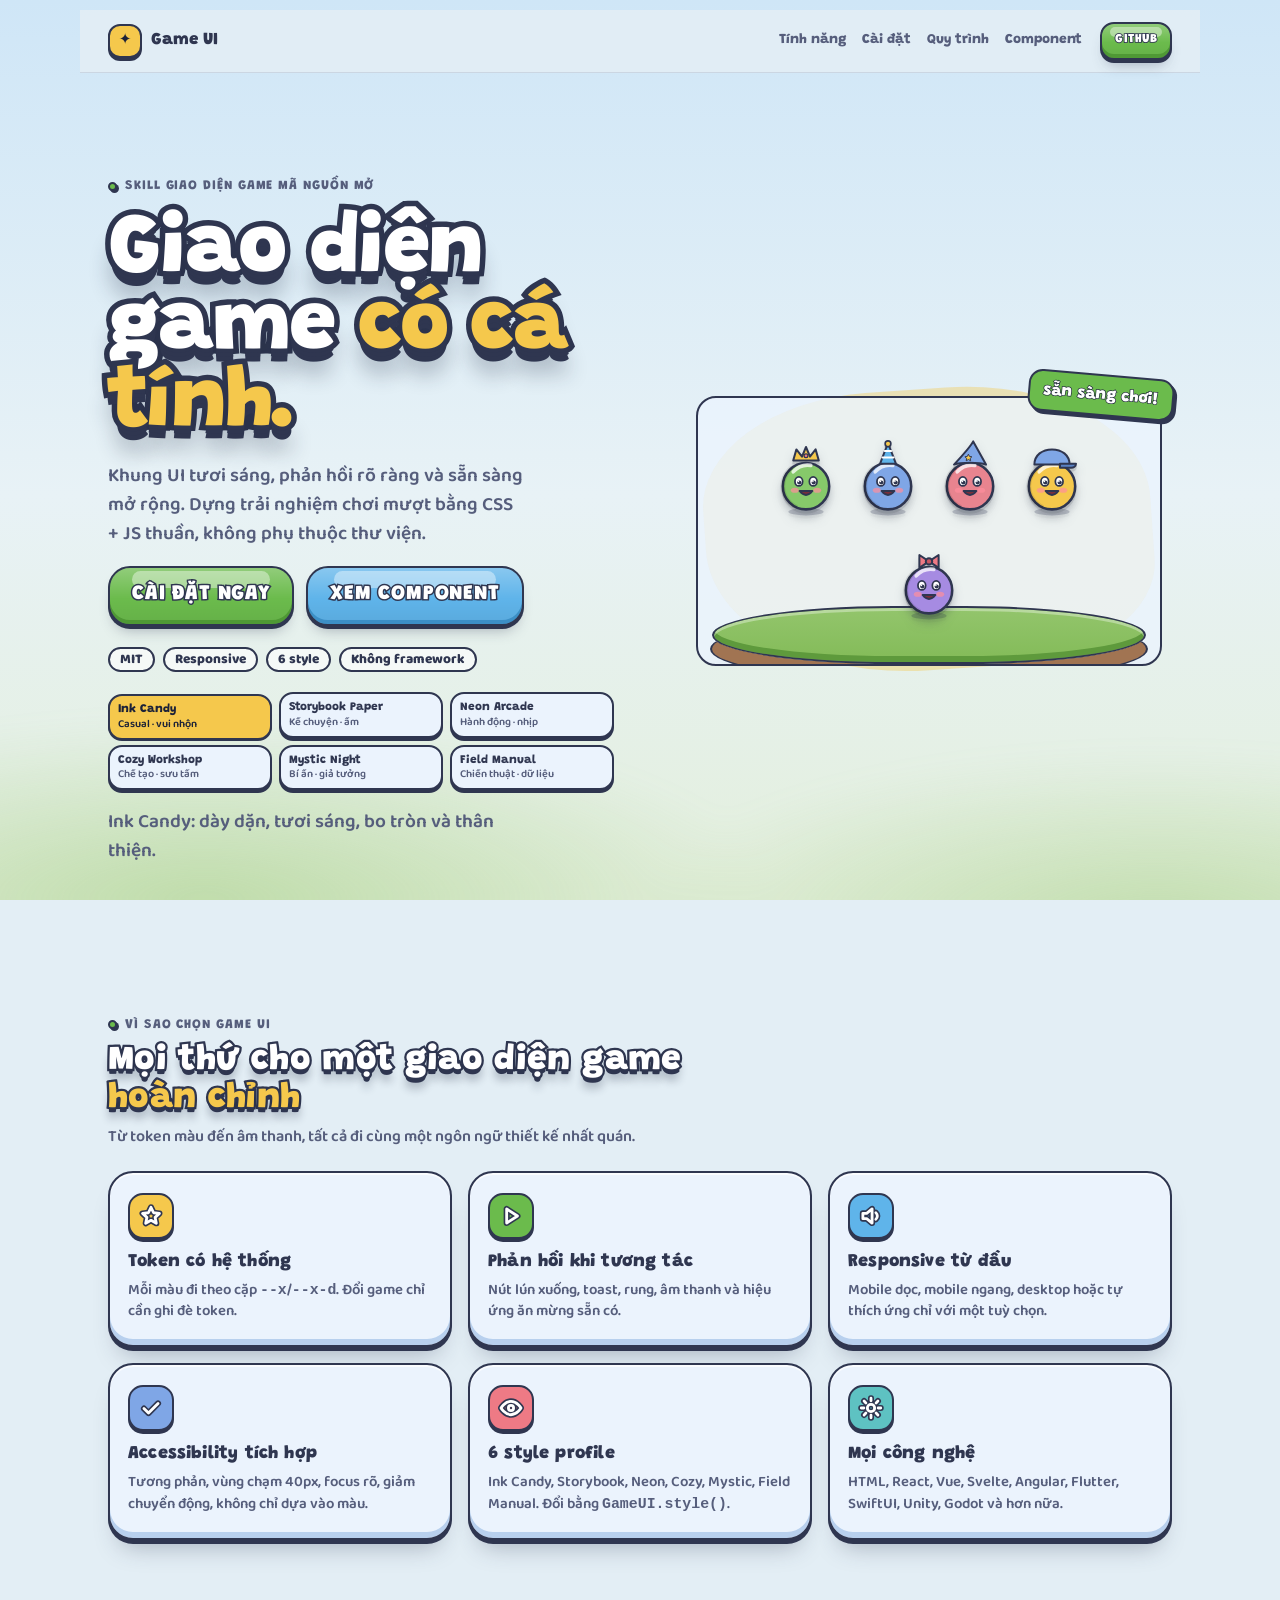
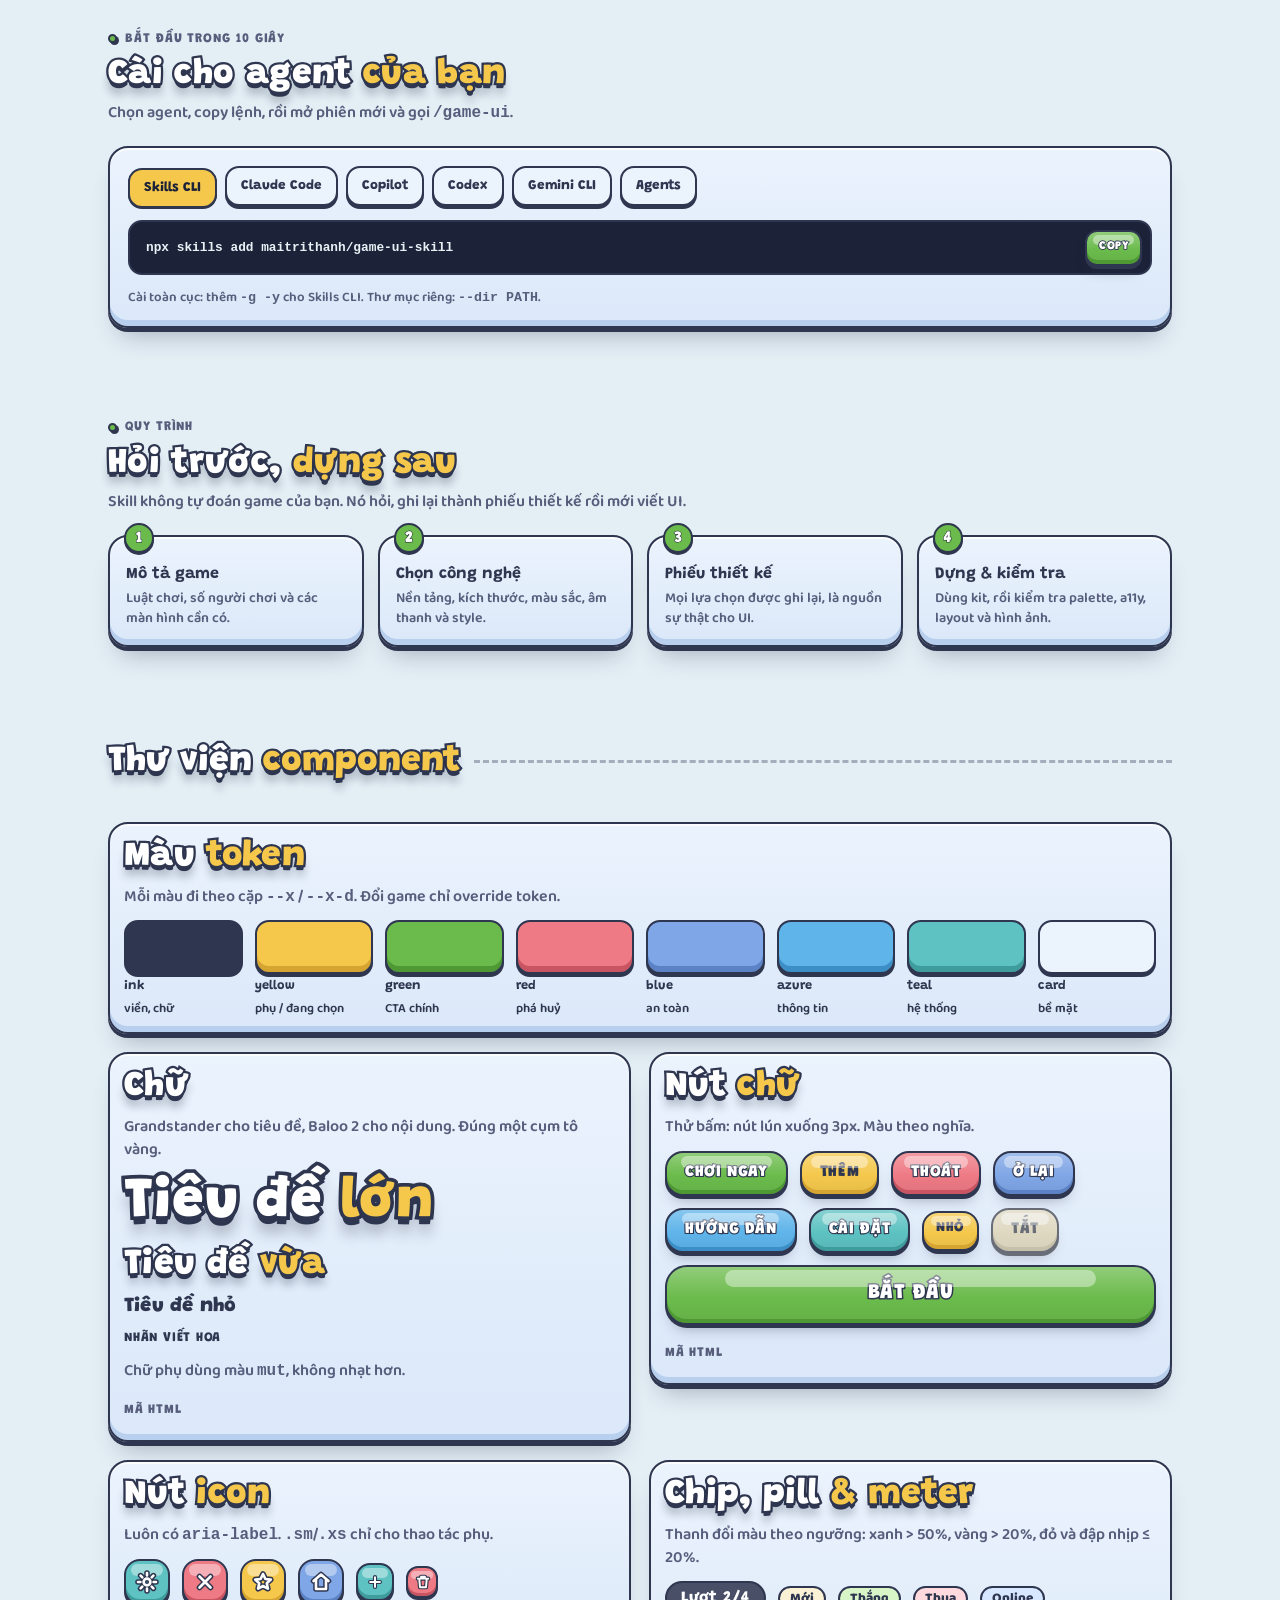
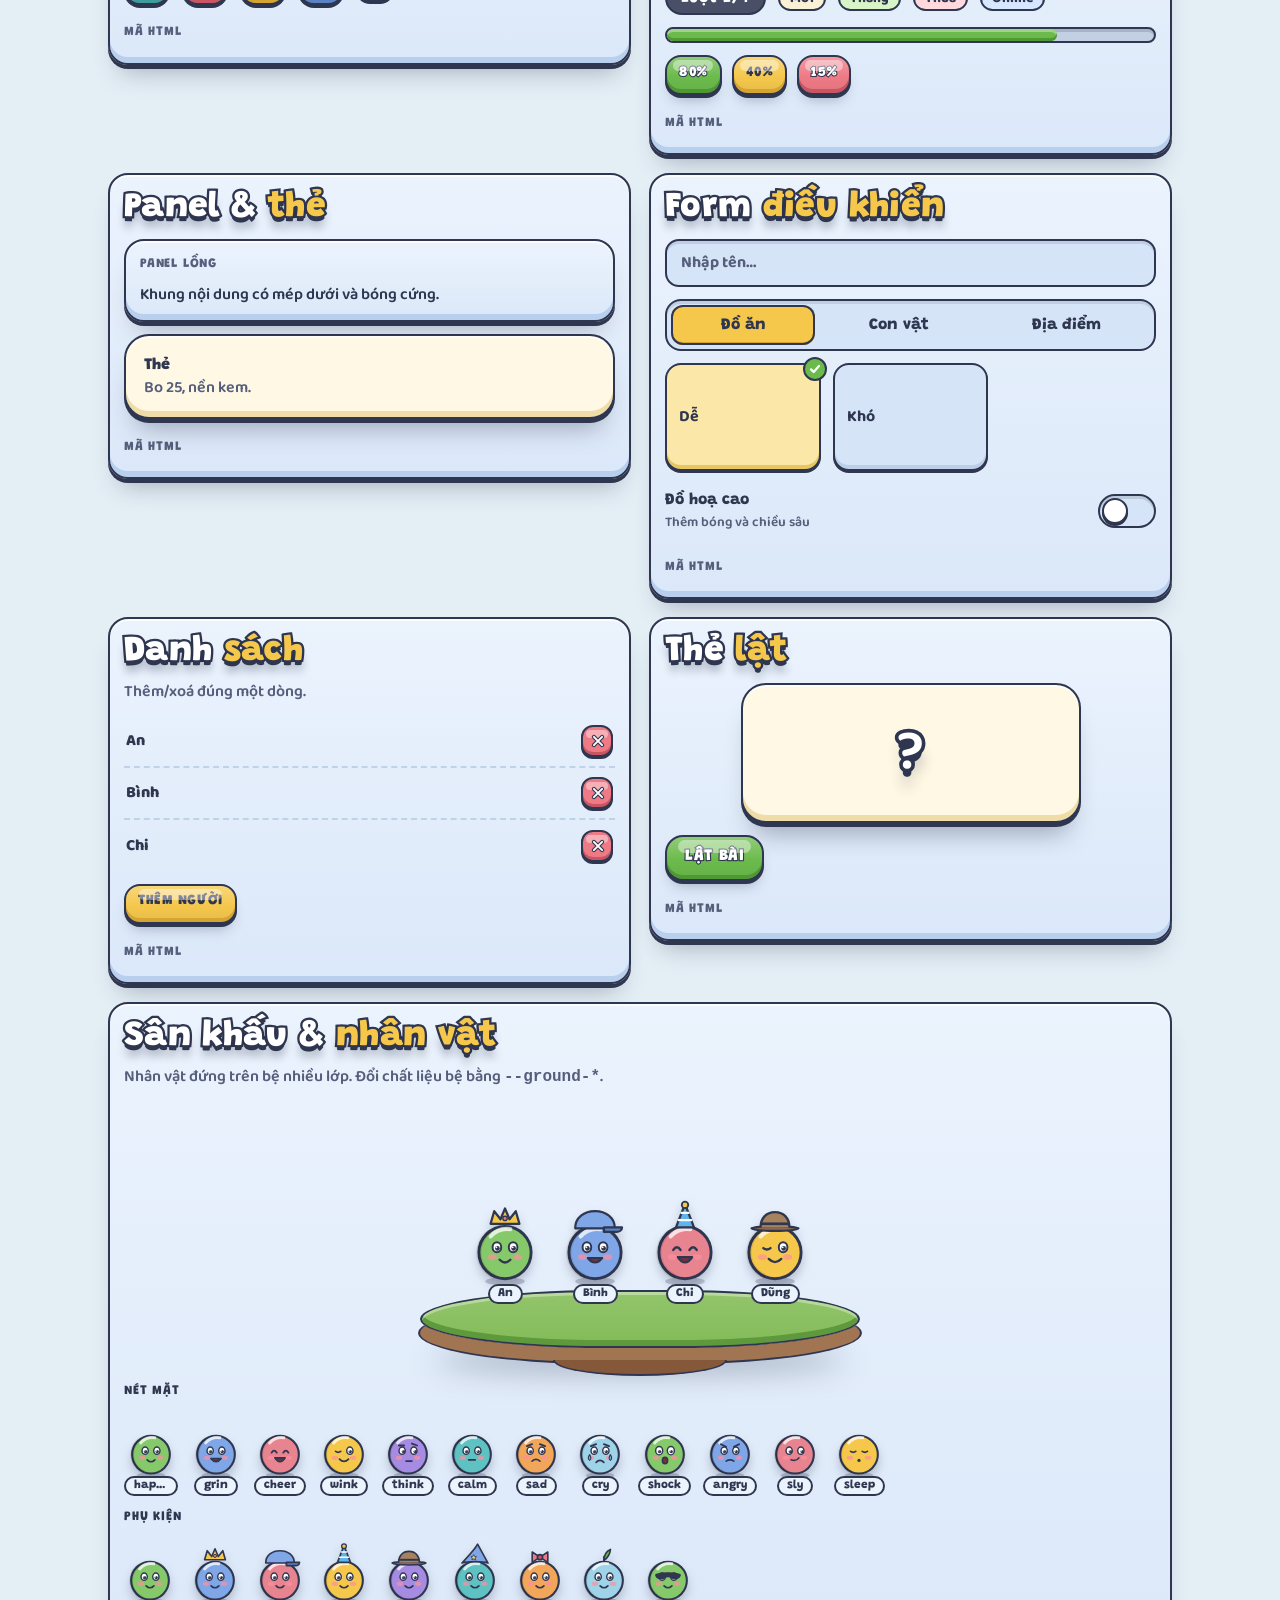
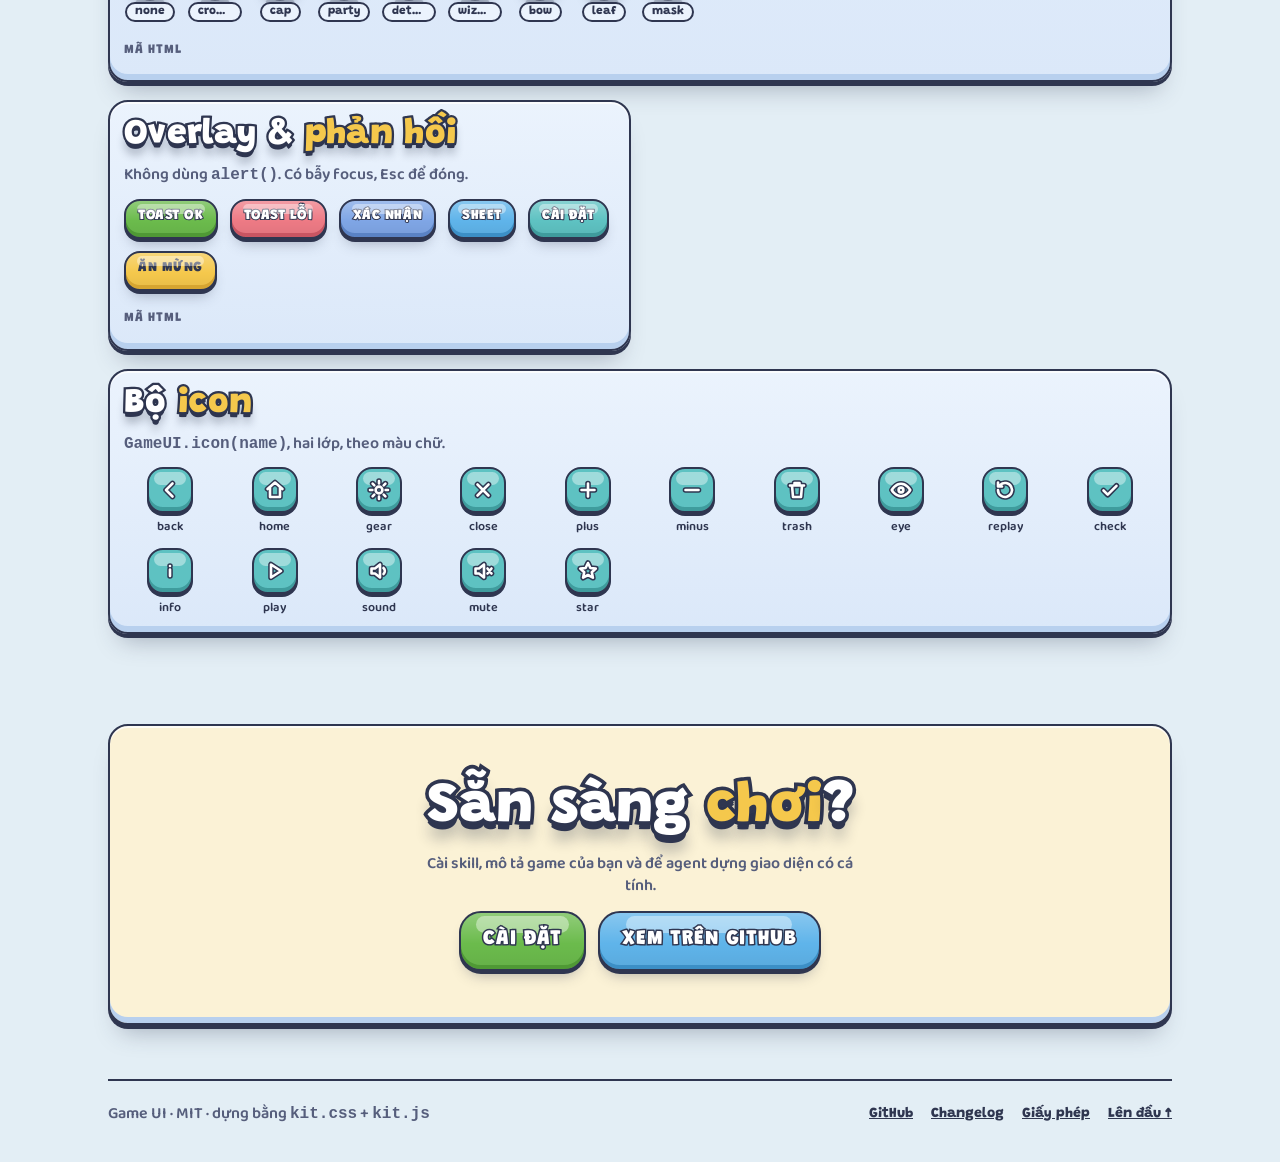
<file: demo/index.html>
<!doctype html>
<html lang="vi">
<head>
<meta charset="utf-8">
<meta name="viewport" content="width=device-width,initial-scale=1,viewport-fit=cover">
<meta name="theme-color" content="#cfe6f7">
<title>Game UI · Viền mực, khối dày</title>
<meta name="description" content="Bộ giao diện game mã nguồn mở: viền mực, nút khối dày, màu tươi. CSS + JS thuần, 6 style, responsive, accessible.">
<link rel="preconnect" href="https://fonts.googleapis.com">
<link rel="preconnect" href="https://fonts.gstatic.com" crossorigin>
<link href="https://fonts.googleapis.com/css2?family=Baloo+2:wght@600;700;800&family=Grandstander:wght@800;900&display=swap" rel="stylesheet">
<link rel="icon" href="data:,">
<link rel="stylesheet" href="kit.css">
<style>
  html{scroll-behavior:smooth;scroll-padding-top:76px}
  @media (prefers-reduced-motion:reduce){html{scroll-behavior:auto}}
  .wrap{min-height:0}
  .nav{position:sticky;top:0;z-index:20;display:flex;align-items:center;gap:18px;padding:12px 0;margin:0 calc(var(--gutter)*-1);padding-inline:var(--gutter);
    background:color-mix(in srgb,var(--bg) 86%,transparent);backdrop-filter:blur(14px);border-bottom:1px solid color-mix(in srgb,var(--ink) 12%,transparent)}
  .nav::-webkit-scrollbar{display:none}
  .nav a{flex:none;text-decoration:none;color:var(--ink)}
  .brand{display:flex;align-items:center;gap:9px;margin-right:auto;font-family:var(--f-display);font-weight:900;font-size:1.05rem;white-space:nowrap}
  .brand-mark{color:#1c2238;display:grid;place-items:center;width:34px;height:34px;background:var(--yellow);border:var(--bw) solid var(--outline);border-radius:12px;box-shadow:0 3px 0 var(--outline);font-size:.95rem}
  .nav-links{display:flex;gap:16px;align-items:center}
  .nav-link{font-family:var(--f-display);font-weight:800;font-size:.86rem;color:var(--mut)!important}
  .nav-link:hover{color:var(--ink)!important}
  .nav .btn{--btn-deco:none;min-height:38px;padding:5px 13px 8px;font-size:.76rem;border-radius:14px}
  .hero{position:relative;display:grid;grid-template-columns:minmax(0,1.02fr) minmax(320px,.98fr);align-items:center;padding:clamp(38px,7vw,86px) 0 clamp(28px,5vw,60px);gap:clamp(24px,6vw,72px);text-align:left}
  .hero-copy{display:flex;flex-direction:column;align-items:flex-start;gap:18px}
  .eyebrow{display:inline-flex;align-items:center;gap:8px;color:var(--mut);font-family:var(--f-display);font-weight:800;font-size:.82rem;letter-spacing:.07em;text-transform:uppercase}
  .eyebrow::before{content:"";width:9px;height:9px;background:var(--green);border:2px solid var(--ink);border-radius:50%;box-shadow:2px 2px 0 var(--ink)}
  .hero .h1{max-width:10ch;font-size:clamp(3rem,6.6vw,5.6rem);line-height:.91;letter-spacing:-.02em}
  .hero p{max-width:38ch;margin:0;color:var(--mut);font-size:clamp(1rem,2vw,1.2rem);line-height:1.5}
  .cta{display:flex;gap:12px;flex-wrap:wrap;justify-content:flex-start}
  .hero-visual{position:relative;min-height:330px;display:grid;place-items:center;padding:20px 10px 0}
  .hero-visual::before{content:"";position:absolute;inset:10% 4% 5%;background:color-mix(in srgb,var(--yellow) 38%,transparent);border-radius:38% 44% 34% 48%;transform:rotate(-4deg)}
  .hero-visual .stage{position:relative;width:100%;background:color-mix(in srgb,var(--card) 82%,transparent);border:var(--outline-width) var(--outline-style) var(--outline);border-radius:var(--r-panel);padding:28px 14px 0;overflow:hidden}
  .hero-visual .actors{min-height:190px;align-items:end}
  .hero-visual .plinth{margin-top:-2px}
  .hero-note{position:absolute;right:-2px;top:18px;z-index:2;transform:rotate(5deg);background:var(--green);color:#fff;-webkit-text-stroke:.08em #1c2238;paint-order:stroke fill;border:var(--bw) solid var(--outline);border-radius:14px;padding:8px 13px;font-family:var(--f-display);font-weight:900;box-shadow:3px 3px 0 var(--outline)}
  .hero-meta{display:flex;flex-wrap:wrap;gap:8px;margin-top:3px}
  .hero-meta .pill{background:rgba(255,255,255,.6)}
  .style-picker{display:grid;grid-template-columns:repeat(3,minmax(0,1fr));gap:7px;width:min(100%,520px);margin-top:2px}
  .style-option{min-width:0;min-height:42px;padding:7px 8px;border:var(--outline-width) var(--outline-style) var(--outline);border-radius:var(--r-field);background:var(--card);box-shadow:0 3px 0 var(--outline);font-family:var(--f-display);font-weight:800;font-size:.74rem;line-height:1.05;cursor:pointer;text-align:left}
  .style-option[aria-pressed="true"]{color:#1c2238;background:var(--yellow);transform:translateY(2px);box-shadow:0 1px 0 var(--outline)}
  .style-option small{display:block;color:var(--mut);font:600 .68rem/1.1 var(--f-body);margin-top:3px;white-space:nowrap;overflow:hidden;text-overflow:ellipsis}
  .style-option[aria-pressed="true"] small{color:#1c2238}
  .style-caption{margin:0;max-width:42ch;color:var(--mut);font-size:.88rem}
  .value-strip{display:grid;grid-template-columns:repeat(4,1fr);gap:1px;overflow:hidden;background:var(--ink);border:var(--bw) solid var(--outline);border-radius:20px;box-shadow:0 4px 0 var(--outline);margin-bottom:20px}
  .value-item{min-height:96px;padding:16px;background:rgba(255,255,255,.58);display:flex;flex-direction:column;justify-content:center;gap:2px}
  .value-item strong{font-family:var(--f-display);font-size:1.2rem}
  .value-item span{color:var(--mut);font-size:.88rem}
  .cta .btn{text-decoration:none}
  .story{display:flex;flex-direction:column;gap:12px}
  .story>header{display:flex;align-items:baseline;gap:10px;flex-wrap:wrap}
  .story>header p{margin:0;flex-basis:100%}
  .demo{display:flex;flex-wrap:wrap;align-items:center;gap:12px}
  .demo.col{align-items:stretch}
  details summary{cursor:pointer;font-family:var(--f-display);font-weight:800;font-size:.82rem;text-transform:uppercase;letter-spacing:.06em;color:var(--mut);min-height:32px;display:flex;align-items:center}
  pre{margin:8px 0 0;padding:12px;border:var(--bw) solid var(--outline);border-radius:14px;background:#1c2238;color:#e8f2f6;overflow:auto;font:600 .8rem/1.5 ui-monospace,Menlo,Consolas,monospace;max-height:320px}
  .swatches{display:grid;grid-template-columns:repeat(auto-fill,minmax(110px,1fr));gap:12px}
  .sw{display:flex;flex-direction:column;gap:4px;font-size:.8rem}
  .sw i{display:block;height:54px;border:var(--bw) solid var(--outline);border-radius:14px;background:var(--c);box-shadow:inset 0 -6px 0 var(--cd,transparent),0 var(--lift) 0 var(--ink)}
  .sw b{font-family:var(--f-display)}
  .icons{display:grid;grid-template-columns:repeat(auto-fill,minmax(84px,1fr));gap:12px}
  .icons div{display:flex;flex-direction:column;align-items:center;gap:6px;font-size:.78rem}
  .icons .rbtn{pointer-events:none}
  .hdr{display:flex;flex-direction:column;gap:2px;align-items:center}
  footer{padding:24px 0 8px}
  @media (max-width:760px){
    .nav{gap:10px}.nav-links{display:none}.nav .btn{margin-left:auto}
    .hero{grid-template-columns:1fr;padding-top:42px;gap:22px}.hero-copy{align-items:center;text-align:center}.hero .h1{max-width:9ch}.hero p{max-width:32ch}.cta{justify-content:center}.hero-visual{min-height:280px}.hero-visual .actors{min-height:150px}.hero-note{right:4px;top:7px}
    .value-strip{grid-template-columns:repeat(2,1fr)}.value-item{min-height:82px;padding:13px}.style-picker{grid-template-columns:repeat(2,minmax(0,1fr));text-align:left}
  }
  /* Desktop: hai cột (story xếp lưới) */
  .desk .stories{display:grid;grid-template-columns:repeat(2,1fr);gap:18px;align-items:start}
  .desk .stories .wide{grid-column:1/-1}
  .stories{display:flex;flex-direction:column;gap:14px}

  /* ===== Landing sections ===== */
  .sec{margin:clamp(36px,6vw,72px) 0 0}
  .sec-head{display:flex;flex-direction:column;align-items:flex-start;gap:8px;margin-bottom:22px;max-width:60ch}
  .sec-head p{margin:0;color:var(--mut)}
  .feat-grid{display:grid;grid-template-columns:repeat(3,minmax(0,1fr));gap:16px}
  .feat{position:relative;display:flex;flex-direction:column;gap:8px;padding:20px 18px 22px;background:var(--card);border:var(--bw) solid var(--outline);border-radius:var(--r-card);box-shadow:0 5px 0 var(--outline);transition:transform .15s}
  .feat:hover{transform:translateY(-3px) rotate(-.4deg)}
  .feat-ic{display:grid;place-items:center;width:46px;height:46px;border:var(--bw) solid var(--outline);border-radius:15px;box-shadow:0 3px 0 var(--outline);background:var(--c,var(--yellow));color:var(--ink)}
  .feat-ic svg{width:26px;height:26px}
  .feat h3{margin:6px 0 0;font-family:var(--f-display);font-weight:900;font-size:1.12rem}
  .feat p{margin:0;color:var(--mut);font-size:.93rem;line-height:1.45}
  .install{display:grid;gap:14px;padding:18px}
  .tabs{display:flex;flex-wrap:wrap;gap:8px}
  .tab{min-height:40px;padding:6px 14px;border:var(--bw) solid var(--outline);border-radius:var(--r-field);background:var(--card);box-shadow:0 3px 0 var(--outline);font-family:var(--f-display);font-weight:800;font-size:.84rem;cursor:pointer;color:var(--ink)}
  .tab[aria-pressed="true"]{color:#1c2238;background:var(--yellow);transform:translateY(2px);box-shadow:0 1px 0 var(--outline)}
  .tab:focus-visible{outline:3px solid var(--azure);outline-offset:2px}
  .cmd{position:relative}
  .cmd pre{margin:0;padding:16px 92px 16px 16px;white-space:pre-wrap;word-break:break-all;max-height:none}
  .cmd .copy{position:absolute;right:10px;top:10px;min-height:36px;padding:4px 12px 7px;font-size:.74rem;border-radius:12px}
  .install small{color:var(--mut)}
  .steps{display:grid;grid-template-columns:repeat(4,minmax(0,1fr));gap:14px;padding:0;margin:0;list-style:none}
  .steps li{position:relative;padding:22px 16px 16px;display:flex;flex-direction:column;gap:4px}
  .steps .n{font-style:normal;position:absolute;top:-14px;left:14px;display:grid;place-items:center;width:30px;height:30px;background:var(--green);color:#fff;border:var(--bw) solid var(--outline);border-radius:50%;font-family:var(--f-display);font-weight:900;box-shadow:0 2px 0 var(--outline);-webkit-text-stroke:.06em #1c2238;paint-order:stroke fill}
  .steps b{font-family:var(--f-display);font-size:1rem;margin-top:4px}
  .steps span{color:var(--mut);font-size:.88rem;line-height:1.4}
  .final{display:flex;flex-direction:column;align-items:center;text-align:center;gap:14px;padding:clamp(28px,5vw,52px) 20px;background:var(--yellow-l);box-shadow:0 6px 0 var(--outline)}
  .final p{margin:0;color:var(--mut);max-width:44ch}
  .divider{margin:clamp(36px,6vw,72px) 0 18px;display:flex;align-items:center;gap:14px;font-family:var(--f-display);font-weight:900}
  .divider::after{content:"";flex:1;height:0;border-top:3px dashed color-mix(in srgb,var(--ink) 35%,transparent)}
  .foot{display:flex;flex-wrap:wrap;gap:10px 22px;align-items:center;justify-content:space-between;padding:22px 0 10px;border-top:var(--bw) solid var(--outline);margin-top:36px}
  .foot nav{display:flex;flex-wrap:wrap;gap:6px 18px}
  .foot a{color:var(--ink);font-family:var(--f-display);font-weight:800;font-size:.88rem}
  .style-option{color:var(--ink)}
  .hero-visual .actors .avatar{filter:drop-shadow(0 3px 0 rgba(0,0,0,.12))}
  @media (max-width:900px){.feat-grid{grid-template-columns:repeat(2,minmax(0,1fr))}.steps{grid-template-columns:repeat(2,minmax(0,1fr));row-gap:24px}}
  @media (max-width:560px){.feat-grid,.steps{grid-template-columns:1fr}.foot{flex-direction:column;align-items:flex-start}}
</style>
</head>
<body>
<main class="wrap">

  <nav class="nav" aria-label="Mục lục">
    <a class="brand" href="#top" aria-label="Game UI về đầu trang"><span class="brand-mark">✦</span><span>Game UI</span></a>
    <div class="nav-links">
      <a class="nav-link" href="#features">Tính năng</a><a class="nav-link" href="#install">Cài đặt</a><a class="nav-link" href="#how">Quy trình</a><a class="nav-link" href="#colors">Component</a>
    </div>
    <a class="btn green" href="https://github.com/maitrithanh/game-ui-skill" target="_blank" rel="noopener"><span>GitHub</span></a>
  </nav>

  <!-- ========== LANDING ========== -->
  <header class="hero" id="top">
    <div class="hero-copy">
      <span class="eyebrow">Skill giao diện game mã nguồn mở</span>
      <h1 class="ol h1">Giao diện game <span class="y">có cá tính.</span></h1>
      <p>Khung UI tươi sáng, phản hồi rõ ràng và sẵn sàng mở rộng. Dựng trải nghiệm chơi mượt bằng CSS + JS thuần, không phụ thuộc thư viện.</p>
      <div class="cta">
        <a class="btn big green" href="#install" data-key="Enter"><span>Cài đặt ngay</span></a>
        <a class="btn big azure" href="#colors"><span>Xem component</span></a>
      </div>
      <div class="hero-meta"><span class="pill green">MIT</span><span class="pill blue">Responsive</span><span class="pill">6 style</span><span class="pill">Không framework</span></div>
      <div class="style-picker" id="style-picker" role="group" aria-label="Chọn style giao diện">
        <button class="style-option" type="button" data-style="ink-candy" aria-pressed="true">Ink Candy<small>Casual · vui nhộn</small></button>
        <button class="style-option" type="button" data-style="storybook-paper" aria-pressed="false">Storybook Paper<small>Kể chuyện · ấm</small></button>
        <button class="style-option" type="button" data-style="neon-arcade" aria-pressed="false">Neon Arcade<small>Hành động · nhịp</small></button>
        <button class="style-option" type="button" data-style="cozy-workshop" aria-pressed="false">Cozy Workshop<small>Chế tạo · sưu tầm</small></button>
        <button class="style-option" type="button" data-style="mystic-night" aria-pressed="false">Mystic Night<small>Bí ẩn · giả tưởng</small></button>
        <button class="style-option" type="button" data-style="field-manual" aria-pressed="false">Field Manual<small>Chiến thuật · dữ liệu</small></button>
      </div>
      <p class="style-caption" id="style-caption">Ink Candy: dày dặn, tươi sáng, bo tròn và thân thiện.</p>
    </div>
    <div class="hero-visual" aria-label="Minh họa các nhân vật trong giao diện game">
      <span class="hero-note">sẵn sàng chơi!</span>
      <div class="stage"><div class="actors" id="hero-actors"></div><div class="plinth wide"></div></div>
    </div>
  </header>

  <section class="sec" id="features">
    <div class="sec-head"><span class="eyebrow">Vì sao chọn Game UI</span><h2 class="ol h2">Mọi thứ cho một giao diện game <span class="y">hoàn chỉnh</span></h2><p>Từ token màu đến âm thanh, tất cả đi cùng một ngôn ngữ thiết kế nhất quán.</p></div>
    <div class="feat-grid">
      <article class="feat panel"><span class="feat-ic" style="--c:var(--yellow)" data-icon="star"></span><h3>Token có hệ thống</h3><p>Mỗi màu đi theo cặp <code>--x</code>/<code>--x-d</code>. Đổi game chỉ cần ghi đè token.</p></article>
      <article class="feat panel"><span class="feat-ic" style="--c:var(--green)" data-icon="play"></span><h3>Phản hồi khi tương tác</h3><p>Nút lún xuống, toast, rung, âm thanh và hiệu ứng ăn mừng sẵn có.</p></article>
      <article class="feat panel"><span class="feat-ic" style="--c:var(--azure)" data-icon="sound"></span><h3>Responsive từ đầu</h3><p>Mobile dọc, mobile ngang, desktop hoặc tự thích ứng chỉ với một tuỳ chọn.</p></article>
      <article class="feat panel"><span class="feat-ic" style="--c:var(--blue)" data-icon="check"></span><h3>Accessibility tích hợp</h3><p>Tương phản, vùng chạm 40px, focus rõ, giảm chuyển động, không chỉ dựa vào màu.</p></article>
      <article class="feat panel"><span class="feat-ic" style="--c:var(--red)" data-icon="eye"></span><h3>6 style profile</h3><p>Ink Candy, Storybook, Neon, Cozy, Mystic, Field Manual. Đổi bằng <code>GameUI.style()</code>.</p></article>
      <article class="feat panel"><span class="feat-ic" style="--c:var(--teal)" data-icon="gear"></span><h3>Mọi công nghệ</h3><p>HTML, React, Vue, Svelte, Angular, Flutter, SwiftUI, Unity, Godot và hơn nữa.</p></article>
    </div>
  </section>

  <section class="sec" id="install">
    <div class="sec-head"><span class="eyebrow">Bắt đầu trong 10 giây</span><h2 class="ol h2">Cài cho agent <span class="y">của bạn</span></h2><p>Chọn agent, copy lệnh, rồi mở phiên mới và gọi <code>/game-ui</code>.</p></div>
    <div class="panel install">
      <div class="tabs" id="install-tabs" role="group" aria-label="Chọn agent">
        <button class="tab" type="button" aria-pressed="true" data-cmd="npx skills add maitrithanh/game-ui-skill">Skills CLI</button>
        <button class="tab" type="button" aria-pressed="false" data-cmd="curl -fsSL https://raw.githubusercontent.com/maitrithanh/game-ui-skill/main/install.sh | sh -s -- --agent claude">Claude Code</button>
        <button class="tab" type="button" aria-pressed="false" data-cmd="curl -fsSL https://raw.githubusercontent.com/maitrithanh/game-ui-skill/main/install.sh | sh -s -- --agent copilot">Copilot</button>
        <button class="tab" type="button" aria-pressed="false" data-cmd="curl -fsSL https://raw.githubusercontent.com/maitrithanh/game-ui-skill/main/install.sh | sh -s -- --agent codex">Codex</button>
        <button class="tab" type="button" aria-pressed="false" data-cmd="curl -fsSL https://raw.githubusercontent.com/maitrithanh/game-ui-skill/main/install.sh | sh -s -- --agent gemini">Gemini CLI</button>
        <button class="tab" type="button" aria-pressed="false" data-cmd="curl -fsSL https://raw.githubusercontent.com/maitrithanh/game-ui-skill/main/install.sh | sh -s -- --agent agents">Agents</button>
      </div>
      <div class="cmd"><pre id="install-cmd"><code></code></pre><button class="btn sm green copy" id="install-copy" type="button"><span>Copy</span></button></div>
      <small>Cài toàn cục: thêm <code>-g -y</code> cho Skills CLI. Thư mục riêng: <code>--dir PATH</code>.</small>
    </div>
  </section>

  <section class="sec" id="how">
    <div class="sec-head"><span class="eyebrow">Quy trình</span><h2 class="ol h2">Hỏi trước, <span class="y">dựng sau</span></h2><p>Skill không tự đoán game của bạn. Nó hỏi, ghi lại thành phiếu thiết kế rồi mới viết UI.</p></div>
    <ol class="steps">
      <li class="panel"><i class="n">1</i><b>Mô tả game</b><span>Luật chơi, số người chơi và các màn hình cần có.</span></li>
      <li class="panel"><i class="n">2</i><b>Chọn công nghệ</b><span>Nền tảng, kích thước, màu sắc, âm thanh và style.</span></li>
      <li class="panel"><i class="n">3</i><b>Phiếu thiết kế</b><span>Mọi lựa chọn được ghi lại, là nguồn sự thật cho UI.</span></li>
      <li class="panel"><i class="n">4</i><b>Dựng &amp; kiểm tra</b><span>Dùng kit, rồi kiểm tra palette, a11y, layout và hình ảnh.</span></li>
    </ol>
  </section>

  <div class="divider"><span class="ol h2">Thư viện <span class="y">component</span></span></div>

  <!-- ========== STORYBOOK ========== -->
  <div class="stories">

    <section class="panel story wide" id="colors">
      <header><h2 class="h2 ol">Màu <span class="y">token</span></h2><p class="mut">Mỗi màu đi theo cặp <code>--x</code> / <code>--x-d</code>. Đổi game chỉ override token.</p></header>
      <div class="demo swatches">
        <div class="sw"><i style="--c:var(--ink)"></i><b>ink</b>viền, chữ</div>
        <div class="sw"><i style="--c:var(--yellow);--cd:var(--yellow-d)"></i><b>yellow</b>phụ / đang chọn</div>
        <div class="sw"><i style="--c:var(--green);--cd:var(--green-d)"></i><b>green</b>CTA chính</div>
        <div class="sw"><i style="--c:var(--red);--cd:var(--red-d)"></i><b>red</b>phá huỷ</div>
        <div class="sw"><i style="--c:var(--blue);--cd:var(--blue-d)"></i><b>blue</b>an toàn</div>
        <div class="sw"><i style="--c:var(--azure);--cd:var(--azure-d)"></i><b>azure</b>thông tin</div>
        <div class="sw"><i style="--c:var(--teal);--cd:var(--teal-d)"></i><b>teal</b>hệ thống</div>
        <div class="sw"><i style="--c:var(--card)"></i><b>card</b>bề mặt</div>
      </div>
    </section>

    <section class="panel story" id="type">
      <header><h2 class="h2 ol">Chữ</h2><p class="mut">Grandstander cho tiêu đề, Baloo 2 cho nội dung. Đúng một cụm tô vàng.</p></header>
      <div class="demo col">
        <h1 class="ol h1">Tiêu đề <span class="y">lớn</span></h1>
        <h2 class="ol h2">Tiêu đề <span class="y">vừa</span></h2>
        <h3 class="h3">Tiêu đề nhỏ</h3>
        <div class="label">Nhãn viết hoa</div>
        <p class="mut" style="margin:0">Chữ phụ dùng màu <code>mut</code>, không nhạt hơn.</p>
      </div>
    </section>

    <section class="panel story" id="buttons">
      <header><h2 class="h2 ol">Nút <span class="y">chữ</span></h2><p class="mut">Thử bấm: nút lún xuống 3px. Màu theo nghĩa.</p></header>
      <div class="demo">
        <button class="btn green">Chơi ngay</button>
        <button class="btn">Thêm</button>
        <button class="btn red">Thoát</button>
        <button class="btn blue">Ở lại</button>
        <button class="btn azure">Hướng dẫn</button>
        <button class="btn teal">Cài đặt</button>
        <button class="btn sm">Nhỏ</button>
        <button class="btn" disabled>Tắt</button>
      </div>
      <div class="demo col"><button class="btn big full green">Bắt đầu</button></div>
    </section>

    <section class="panel story" id="icon-buttons">
      <header><h2 class="h2 ol">Nút <span class="y">icon</span></h2><p class="mut">Luôn có <code>aria-label</code>. <code>.sm</code>/<code>.xs</code> chỉ cho thao tác phụ.</p></header>
      <div class="demo">
        <button class="rbtn" data-icon="gear" aria-label="Cài đặt"></button>
        <button class="rbtn red" data-icon="close" aria-label="Thoát"></button>
        <button class="rbtn yellow" data-icon="star" aria-label="Yêu thích"></button>
        <button class="rbtn blue" data-icon="home" aria-label="Về nhà"></button>
        <button class="rbtn sm" data-icon="plus" aria-label="Thêm"></button>
        <button class="rbtn xs red" data-icon="trash" aria-label="Xoá"></button>
      </div>
    </section>

    <section class="panel story" id="badges">
      <header><h2 class="h2 ol">Chip, pill <span class="y">&amp; meter</span></h2><p class="mut">Thanh đổi màu theo ngưỡng: xanh &gt; 50%, vàng &gt; 20%, đỏ và đập nhịp ≤ 20%.</p></header>
      <div class="demo">
        <span class="chip">Lượt 2/4</span>
        <span class="pill">Mới</span><span class="pill green">Thắng</span><span class="pill red">Thua</span><span class="pill blue">Online</span>
      </div>
      <div class="demo col">
        <div class="meter" id="meter" aria-label="Thời gian"><i></i></div>
        <div class="row" id="meter-ctl"><button class="btn sm green" data-v="0.8">80%</button><button class="btn sm" data-v="0.4">40%</button><button class="btn sm red" data-v="0.15">15%</button></div>
      </div>
    </section>

    <section class="panel story" id="panels">
      <header><h2 class="h2 ol">Panel &amp; <span class="y">thẻ</span></h2></header>
      <div class="demo col">
        <div class="panel"><div class="label">Panel lồng</div><span>Khung nội dung có mép dưới và bóng cứng.</span></div>
        <div class="card"><b class="disp">Thẻ</b><br><span class="mut">Bo 25, nền kem.</span></div>
      </div>
    </section>

    <section class="panel story" id="forms">
      <header><h2 class="h2 ol">Form <span class="y">điều khiển</span></h2></header>
      <div class="demo col">
        <label class="sr" for="demo-in">Tên</label>
        <input class="field" id="demo-in" placeholder="Nhập tên…">
        <div class="seg" id="demo-seg" role="group" aria-label="Chủ đề">
          <button type="button" aria-pressed="true">Đồ ăn</button><button type="button" aria-pressed="false">Con vật</button><button type="button" aria-pressed="false">Địa điểm</button>
        </div>
        <div class="grid2" id="demo-choice">
          <button type="button" class="choice" aria-pressed="true"><b>Dễ</b></button>
          <button type="button" class="choice" aria-pressed="false"><b>Khó</b></button>
        </div>
        <div class="setting"><div class="txt"><b>Đồ hoạ cao</b><small>Thêm bóng và chiều sâu</small></div>
          <button type="button" class="tog" id="demo-tog" aria-pressed="false" aria-label="Đồ hoạ cao"></button></div>
      </div>
    </section>

    <section class="panel story" id="lists">
      <header><h2 class="h2 ol">Danh <span class="y">sách</span></h2><p class="mut">Thêm/xoá đúng một dòng.</p></header>
      <ul class="list" id="demo-list"></ul>
      <div class="row"><button class="btn sm" id="demo-add">Thêm người</button></div>
    </section>

    <section class="panel story" id="flip">
      <header><h2 class="h2 ol">Thẻ <span class="y">lật</span></h2></header>
      <div class="flip" id="demo-flip"><div class="in">
        <div class="card front center" style="min-height:140px;display:grid;place-items:center"><span class="ol h1">?</span></div>
        <div class="card back center" style="min-height:140px;display:grid;place-items:center"><b class="disp h3">Bất ngờ!</b></div>
      </div></div>
      <div class="row"><button class="btn green" id="demo-flip-btn">Lật bài</button></div>
    </section>

    <section class="panel story wide" id="stage">
      <header><h2 class="h2 ol">Sân khấu &amp; <span class="y">nhân vật</span></h2><p class="mut">Nhân vật đứng trên bệ nhiều lớp. Đổi chất liệu bệ bằng <code>--ground-*</code>.</p></header>
      <div class="stage"><div class="actors" id="demo-actors"></div><div class="plinth wide"></div></div>
      <div class="label">Nét mặt</div><div class="demo" id="demo-moods"></div>
      <div class="label">Phụ kiện</div><div class="demo" id="demo-hats"></div>
    </section>


    <section class="panel story" id="overlays">
      <header><h2 class="h2 ol">Overlay &amp; <span class="y">phản hồi</span></h2><p class="mut">Không dùng <code>alert()</code>. Có bẫy focus, Esc để đóng.</p></header>
      <div class="demo">
        <button class="btn sm green" data-o="ok">Toast ok</button>
        <button class="btn sm red" data-o="err">Toast lỗi</button>
        <button class="btn sm blue" data-o="confirm">Xác nhận</button>
        <button class="btn sm azure" data-o="sheet">Sheet</button>
        <button class="btn sm teal" data-o="settings">Cài đặt</button>
        <button class="btn sm" data-o="win">Ăn mừng</button>
      </div>
    </section>

    <section class="panel story wide" id="icons">
      <header><h2 class="h2 ol">Bộ <span class="y">icon</span></h2><p class="mut"><code>GameUI.icon(name)</code>, hai lớp, theo màu chữ.</p></header>
      <div class="icons" id="icon-grid"></div>
    </section>
  </div>

  <section class="panel final sec" aria-label="Bắt đầu">
    <h2 class="ol h1">Sẵn sàng <span class="y">chơi</span>?</h2>
    <p>Cài skill, mô tả game của bạn và để agent dựng giao diện có cá tính.</p>
    <div class="cta"><a class="btn big green" href="#install"><span>Cài đặt</span></a><a class="btn big azure" href="https://github.com/maitrithanh/game-ui-skill" target="_blank" rel="noopener"><span>Xem trên GitHub</span></a></div>
  </section>

  <footer class="foot">
    <span class="mut">Game UI · MIT · dựng bằng <code>kit.css</code> + <code>kit.js</code></span>
    <nav aria-label="Liên kết"><a href="https://github.com/maitrithanh/game-ui-skill" target="_blank" rel="noopener">GitHub</a><a href="https://github.com/maitrithanh/game-ui-skill/blob/main/CHANGELOG.md" target="_blank" rel="noopener">Changelog</a><a href="https://github.com/maitrithanh/game-ui-skill/blob/main/LICENSE" target="_blank" rel="noopener">Giấy phép</a><a href="#top">Lên đầu ↑</a></nav>
  </footer>
</main>

<script src="kit.js"></script>
<script>
(() => {
  const G = GameUI, { $ } = G, $$ = (s, r = document) => [...r.querySelectorAll(s)];
  G.init({ id: "game-ui-storybook", layout: "auto", style: "ink-candy", sound: true, haptics: true });

  // Chụp mã nguồn của mỗi story TRƯỚC khi gắn icon/nhân vật động.
  const snippet = (html) => html.replace(/\s*data-icon="(\w+)"([^>]*)>\s*<\/button>/g, '$2>${GameUI.icon("$1")}</button>')
    .replace(/^\s*\n/gm, "").replace(/\n {6,}/g, "\n  ").trim();
  $$(".story").forEach((s) => {
    const demo = s.querySelector(".demo, .stage, .list, .flip");
    if (!demo || s.id === "icons" || s.id === "colors") return;
    const code = snippet(s.querySelector(".demo, .stage, .list, .flip").outerHTML);
    const d = document.createElement("details");
    d.innerHTML = "<summary>Mã HTML</summary><pre></pre>";
    d.querySelector("pre").textContent = code;
    s.append(d);
  });

  // Icon cho mọi nút có data-icon
  $$("[data-icon]").forEach((b) => b.innerHTML = G.icon(b.dataset.icon));

  // Hero: the same characters are re-rendered with each selected style profile.
  const STYLE_CAPTIONS = {
    "ink-candy": "Ink Candy: dày dặn, tươi sáng, bo tròn và thân thiện.",
    "storybook-paper": "Storybook Paper: như trang truyện tranh minh hoạ, ấm áp.",
    "neon-arcade": "Neon Arcade: tương phản cao, bùng nổ, chạy theo điểm số.",
    "cozy-workshop": "Cozy Workshop: thủ công, ấm cúng, chạm là thấy.",
    "mystic-night": "Mystic Night: huyền ảo, phát sáng và bí ẩn.",
    "field-manual": "Field Manual: gọn gàng, thực dụng, ưu tiên thông tin.",
  };
  const renderHeroActors = () => { $("#hero-actors").innerHTML = G.PALETTE.slice(0, 5).map((c, i) =>
    G.avatar({ color: c, size: 64, cls: "bounce", hat: ["crown", "party", "wizard", "cap", "bow"][i], mood: "grin", style: `--dl:-${i * 0.4}s` })).join(""); };
  renderHeroActors();
  $("#style-picker").addEventListener("click", (e) => {
    const button = e.target.closest("[data-style]"); if (!button) return;
    const selected = G.style(button.dataset.style);
    $$('[data-style]', $("#style-picker")).forEach((item) => G.setPressed(item, item === button));
    G.setText($("#style-caption"), STYLE_CAPTIONS[selected]);
    renderHeroActors();
  });

  // Cài đặt: chọn agent, copy lệnh
  const cmdEl = $("#install-cmd code"), tabs = $("#install-tabs");
  const showCmd = (b) => { cmdEl.textContent = b.dataset.cmd; $$(".tab", tabs).forEach((t) => G.setPressed(t, t === b)); };
  showCmd($(".tab", tabs));
  tabs.addEventListener("click", (e) => { const b = e.target.closest(".tab"); if (b) showCmd(b); });
  $("#install-copy").addEventListener("click", async () => {
    try { await navigator.clipboard.writeText(cmdEl.textContent); G.toast("Đã copy lệnh!", { type: "ok" }); }
    catch { G.toast("Không copy được, hãy chọn và copy thủ công.", { type: "err" }); }
  });

  // Sân khấu demo
  const MOODS = ["happy", "grin", "cheer", "wink", "think", "calm", "sad", "cry", "shock", "angry", "sly", "sleep"];
  const HATS = ["none", "crown", "cap", "party", "detective", "wizard", "bow", "leaf", "mask"];
  $("#demo-actors").innerHTML = ["An", "Bình", "Chi", "Dũng"].map((n, i) =>
    G.avatar({ color: G.PALETTE[i], name: n, size: 72, cls: "bounce", mood: MOODS[i], hat: HATS[i + 1], style: `--dl:-${i * 0.5}s` })).join("");
  $("#demo-moods").innerHTML = MOODS.map((m, i) => G.avatar({ color: G.PALETTE[i % 8], mood: m, size: 52, name: m })).join("");
  $("#demo-hats").innerHTML = HATS.map((h, i) => G.avatar({ color: G.PALETTE[i % 8], hat: h, size: 52, name: h })).join("");

  // Icon grid
  $("#icon-grid").innerHTML = "back home gear close plus minus trash eye replay check info play sound mute star".split(" ")
    .map((n) => `<div><span class="rbtn">${G.icon(n)}</span>${n}</div>`).join("");

  // Meter
  G.meter($("#meter"), 0.8);
  $("#meter-ctl").addEventListener("click", (e) => { const b = e.target.closest("[data-v]"); if (b) G.meter($("#meter"), +b.dataset.v); });

  // Form
  $("#demo-seg").addEventListener("click", (e) => { const b = e.target.closest("button"); if (b) $$("button", $("#demo-seg")).forEach((x) => G.setPressed(x, x === b)); });
  $("#demo-choice").addEventListener("click", (e) => { const b = e.target.closest(".choice"); if (b) $$(".choice", $("#demo-choice")).forEach((x) => G.setPressed(x, x === b)); });
  $("#demo-tog").addEventListener("click", (e) => { const t = e.currentTarget; G.setPressed(t, t.getAttribute("aria-pressed") !== "true"); });

  // Danh sách
  const NAMES = ["An", "Bình", "Chi", "Dũng", "Hà", "Khoa"];
  const list = $("#demo-list");
  const row = (n) => `<li class="enter"><span class="name">${G.esc(n)}</span><span class="acts"><button class="rbtn xs red" data-sfx="none" aria-label="Loại ${G.esc(n)}">${G.icon("close")}</button></span></li>`;
  list.innerHTML = NAMES.slice(0, 3).map(row).join("");
  $("#demo-add").addEventListener("click", () => {
    if (list.children.length >= NAMES.length) return G.toast("Hết tên rồi nha!", { type: "err" });
    list.insertAdjacentHTML("beforeend", row(NAMES[list.children.length])); G.sfx("add");
  });
  list.addEventListener("click", (e) => { const b = e.target.closest(".rbtn"); if (b) { b.closest("li").remove(); G.sfx("remove"); } });

  // Thẻ lật
  $("#demo-flip-btn").addEventListener("click", (e) => {
    const f = $("#demo-flip"), open = f.classList.toggle("open");
    G.setText(e.currentTarget, open ? "Úp lại" : "Lật bài"); G.sfx("flip");
  });

  // Overlay
  $("#overlays").addEventListener("click", async (e) => {
    const b = e.target.closest("[data-o]"); if (!b) return;
    switch (b.dataset.o) {
      case "ok": G.toast("Đã lưu!", { type: "ok" }); break;
      case "err": G.toast("Nhập tên trước đã nhé!", { type: "err" }); break;
      case "confirm":
        G.toast((await G.confirm({ title: "Loại <span class='y'>An</span>?", text: "Người này sẽ rời nhóm.", ok: "Loại!" })) ? "Đã loại" : "Đã huỷ", { type: "ok" }); break;
      case "sheet": G.sheet({ title: '<span class="ol h2">Cách <span class="y">chơi</span></span>', body: "<p style='margin:0'>Sheet tuỳ biến có bẫy focus.</p>", actions: [{ label: "Hiểu rồi", cls: "green", value: true }] }); break;
      case "settings": G.openSettings(); break;
      case "win": G.celebrate({ colors: ["var(--green)", "var(--yellow)", "#fff"], avatars: $$("#demo-actors .avatar") }); break;
    }
  });
})();
</script>
</body>
</html>
</file>
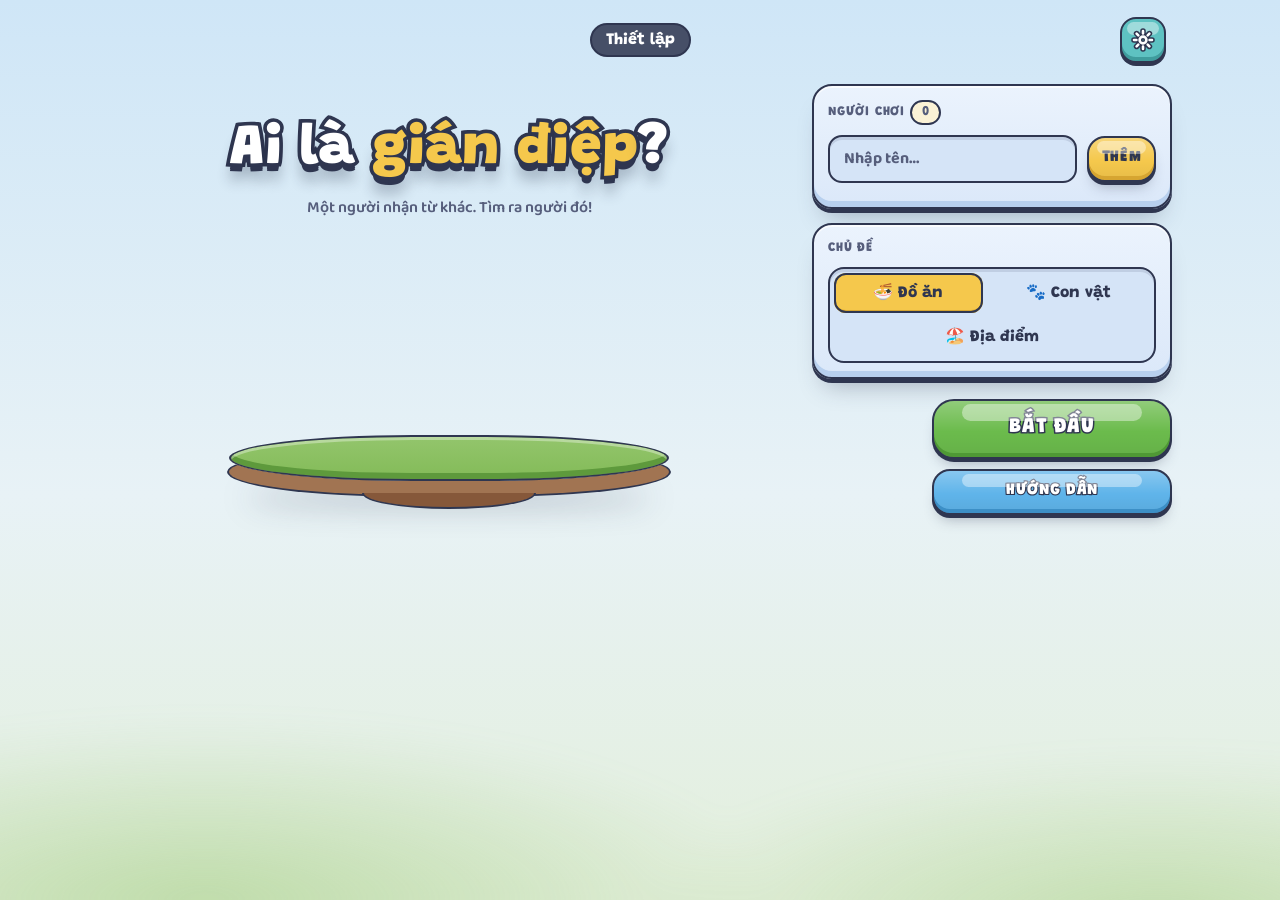
<file: skill/game-ui/assets/template.html>
<!doctype html>
<html lang="vi">
<head>
<meta charset="utf-8">
<meta name="viewport" content="width=device-width,initial-scale=1,viewport-fit=cover">
<meta name="theme-color" content="#cfe6f7">
<title>Game mẫu (ví dụ cách ghép kit)</title>
<link rel="preconnect" href="https://fonts.googleapis.com">
<link rel="preconnect" href="https://fonts.gstatic.com" crossorigin>
<link href="https://fonts.googleapis.com/css2?family=Baloo+2:wght@600;700;800&family=Grandstander:wght@800;900&display=swap" rel="stylesheet">
<link rel="stylesheet" href="kit.css">
<style>
  /* ĐỔI THEO GAME: chỉ override token. Ví dụ cảnh "đảo băng":
  :root{--ground-top:#e8f6ff;--ground-top-2:#cfeafc;--ground-edge:#9fd0ef;--ground-side:#7fb4d8;--ground-side-d:#5b92ba;--sky-bot:#e4f1fb}
  */
  .hero{padding-top:4dvh}
  .hero p{margin:6px 0 0}
  .peek-card .front,.peek-card .back{min-height:min(34dvh,260px);display:flex;flex-direction:column;align-items:center;justify-content:center;gap:8px;text-align:center}
  .secret-word{font-size:clamp(2rem,10vw,2.8rem)}
</style>
</head>
<body>
<main class="wrap">

  <!-- ========== 1. THIẾT LẬP ========== -->
  <section class="screen" id="s-setup" aria-labelledby="h-setup">
    <div class="topbar">
      <span></span>
      <span class="chip">Thiết lập</span>
      <button class="rbtn" data-act="settings" aria-label="Cài đặt"></button>
    </div>

    <div class="split">
      <div class="main">
      <header class="hero col center">
        <h1 id="h-setup" class="ol h1">Ai là <span class="y">gián điệp</span>?</h1>
        <p class="mut">Một người nhận từ khác. Tìm ra người đó!</p>
      </header>

      <div class="stage" aria-hidden="true"><div class="actors" id="setup-actors"></div><div class="plinth"></div></div>
      </div>
      <div class="side">
      <div class="panel">
        <div class="label">Người chơi <span id="count" class="pill">0</span></div>
        <form class="row" id="add-form" autocomplete="off">
          <label class="sr" for="name-in">Tên người chơi</label>
          <input class="field" id="name-in" maxlength="16" placeholder="Nhập tên…" enterkeyhint="done">
          <button class="btn" data-sfx="none" type="submit">Thêm</button>
        </form>
        <ul class="list" id="players"></ul>
      </div>

      <div class="panel">
        <div class="label">Chủ đề</div>
        <div class="seg" id="topics" role="group" aria-label="Chủ đề"></div>
      </div>
        <div class="dock">
          <button class="btn big full green" data-act="start" data-key="Enter">Bắt đầu</button>
          <button class="btn full azure" data-act="help">Hướng dẫn</button>
        </div>
      </div>
    </div>
  </section>

  <!-- ========== 2. CHƠI (chuyền máy xem từ khoá) ========== -->
  <section class="screen play" id="s-play" aria-labelledby="h-play">
    <div class="topbar">
      <button class="rbtn red" data-act="quit" data-key="Escape" aria-label="Thoát ván"></button>
      <span class="chip" id="play-chip">Lượt 1/4</span>
      <button class="rbtn" data-act="settings" aria-label="Cài đặt"></button>
    </div>
    <h2 id="h-play" class="ol h2 center" style="text-align:center">Đưa máy cho <span class="y" id="turn-name"></span></h2>
    <div class="meter" id="progress" aria-hidden="true"><i></i></div>

    <div class="flip peek-card grow" id="peek">
      <div class="in">
        <div class="card front"><div id="turn-av"></div><b>Chỉ mình bạn được xem</b><span class="mut">Bấm “Xem từ” rồi che màn hình</span></div>
        <div class="card back" id="secret" aria-live="polite"></div>
      </div>
    </div>

    <div class="dock">
      <button class="btn big full green" id="peek-btn" data-act="peek" data-key="Space"><span id="peek-lb">Xem từ</span></button>
    </div>
  </section>

  <!-- ========== 3. TIẾT LỘ ========== -->
  <section class="screen play" id="s-reveal" aria-labelledby="h-reveal">
    <div class="topbar">
      <button class="rbtn red" data-act="quit" data-key="Escape" aria-label="Thoát ván"></button>
      <span class="chip">Tiết lộ</span>
      <button class="rbtn" data-act="settings" aria-label="Cài đặt"></button>
    </div>
    <h2 id="h-reveal" class="ol h2 center" style="text-align:center">Gián điệp <span class="y">là ai</span>?</h2>
    <div class="flip grow" id="reveal-card" style="display:grid;align-content:center">
      <div class="in">
        <div class="card front center" style="min-height:220px;display:grid;place-items:center"><span class="ol h1">?</span></div>
        <div class="card back center" style="min-height:220px;display:grid;place-items:center;gap:6px"></div>
      </div>
    </div>
    <div class="dock"><button class="btn big full green" data-act="do-reveal" data-key="Space">Lật bài</button></div>
  </section>

  <!-- ========== 4. KẾT QUẢ ========== -->
  <section class="screen" id="s-result" aria-labelledby="h-result">
    <div class="topbar">
      <button class="rbtn" data-act="home" data-key="Escape" aria-label="Về nhà"></button>
      <span class="chip">Kết quả</span>
      <button class="rbtn" data-act="settings" aria-label="Cài đặt"></button>
    </div>
    <h2 id="h-result" class="ol h1 center" style="text-align:center"><span class="y">Xong</span> ván!</h2>
    <div class="stage"><div class="actors" id="result-actors"></div><div class="plinth wide"></div></div>
    <div class="panel col center" id="result-text"></div>
    <div class="dock">
      <button class="btn big full" data-act="replay" data-key="Enter">Chơi lại</button>
    </div>
  </section>
</main>

<script src="kit.js"></script>
<script>
(() => {
  const G = GameUI, { $, esc } = G;
  // ĐÂY LÀ VÍ DỤ. Với game thật, mọi giá trị dưới đây lấy từ câu trả lời của người dùng ở Bước 0,
  // và nội dung game (tên, luật, màn) là của người dùng, không copy từ template này.
  G.init({
    id: "spy-demo",
    layout: "auto",   // "mobile" | "landscape" | "desktop" | "auto"
    sound: true,      // false → không tạo AudioContext, ẩn công tắc Âm thanh
    haptics: true,    // rung (chỉ trên máy hỗ trợ)
  });

  /* ---------- Dữ liệu ---------- */
  const TOPICS = {
    "🍜 Đồ ăn": [["Phở", "Bún bò"], ["Bánh mì", "Bánh bao"], ["Trà sữa", "Cà phê sữa"]],
    "🐾 Con vật": [["Mèo", "Hổ"], ["Vịt", "Ngỗng"], ["Cá heo", "Cá mập"]],
    "🏖️ Địa điểm": [["Bãi biển", "Hồ bơi"], ["Chợ", "Siêu thị"], ["Rạp phim", "Nhà hát"]],
  };
  const state = {
    players: G.store.get("players", []),        // [{name, color}]
    topic: G.store.get("topic", Object.keys(TOPICS)[0]),
    round: null,                                 // {words[], spy, turn}
  };
  const save = () => { G.store.set("players", state.players); G.store.set("topic", state.topic); };

  /* ---------- Icon cho nút hệ thống (dựng một lần) ---------- */
  const ICON = { settings: "gear", quit: "close", home: "home" };
  document.querySelectorAll(".rbtn[data-act]").forEach((b) => b.innerHTML = G.icon(ICON[b.dataset.act]));

  /* ================= THIẾT LẬP: build một lần, update cục bộ ================= */
  const list = $("#players"), actors = $("#setup-actors");
  const rowHTML = (p) => `<li class="enter"><span class="name">${esc(p.name)}</span>
      <span class="acts"><button class="rbtn xs red" data-act="remove" data-sfx="none" aria-label="Loại ${esc(p.name)}">${G.icon("close")}</button></span></li>`;
  const avHTML = (p, i) => G.avatar({ color: p.color, name: p.name, size: 54, cls: "bounce enter", hat: i === 0 ? "crown" : "none", style: `--dl:-${(i * 0.4).toFixed(1)}s` });

  function buildSetup() {
    list.innerHTML = state.players.map(rowHTML).join("");
    actors.innerHTML = state.players.slice(0, 8).map(avHTML).join("");
    $("#topics").innerHTML = Object.keys(TOPICS).map((t) =>
      `<button type="button" aria-pressed="${t === state.topic}">${esc(t)}</button>`).join("");
    updateCount();
  }
  function updateCount() { G.setText($("#count"), state.players.length); }

  $("#add-form").addEventListener("submit", (e) => {
    e.preventDefault();
    const inp = $("#name-in"), name = inp.value.trim();
    if (!name) return G.toast("Nhập tên trước đã nhé!", { type: "err" });
    if (state.players.some((p) => p.name.toLowerCase() === name.toLowerCase())) return G.toast("Tên này đã có rồi!", { type: "err" });
    if (state.players.length >= 12) return G.toast("Tối đa 12 người thôi nha!", { type: "err" });
    const p = { name, color: G.PALETTE[state.players.length % G.PALETTE.length] };
    state.players.push(p); save();
    list.insertAdjacentHTML("beforeend", rowHTML(p));                 // thêm đúng 1 dòng
    if (state.players.length <= 8) actors.insertAdjacentHTML("beforeend", avHTML(p, state.players.length - 1));
    updateCount(); G.sfx("add"); inp.value = ""; inp.focus();
  });

  list.addEventListener("click", async (e) => {
    const b = e.target.closest('[data-act="remove"]'); if (!b) return;
    const li = b.closest("li"), i = [...list.children].indexOf(li);  // chỉ số từ vị trí lúc bấm
    const p = state.players[i];
    if (!(await G.confirm({ title: `Loại <span class="y">${esc(p.name)}</span>?`, text: "Người này sẽ rời khỏi nhóm chơi.", ok: "Loại!" }))) return;
    state.players.splice(i, 1); save();
    li.remove(); actors.children[i]?.remove();                         // xoá đúng 1 dòng
    if (state.players.length >= 8 && actors.children.length < 8) actors.insertAdjacentHTML("beforeend", avHTML(state.players[7], 7));
    updateCount(); G.sfx("remove");
  });

  $("#topics").addEventListener("click", (e) => {
    const b = e.target.closest("button"); if (!b) return;
    state.topic = b.textContent; save();
    [...$("#topics").children].forEach((x) => G.setPressed(x, x === b));  // chỉ đổi aria-pressed
  });

  /* ================= CHƠI ================= */
  let hideSecret = null;
  function startRound() {
    if (state.players.length < 3) return G.toast("Cần ít nhất 3 người chơi nhé!", { type: "err" });
    const pairs = TOPICS[state.topic], pair = pairs[Math.random() * pairs.length | 0];
    state.round = { pair, spy: Math.random() * state.players.length | 0, turn: 0, peeking: false };
    G.show("s-play"); updatePlay();
  }
  function updatePlay() {
    const r = state.round, p = state.players[r.turn], n = state.players.length;
    G.setText($("#play-chip"), `Lượt ${r.turn + 1}/${n}`);
    G.setText($("#turn-name"), p.name);
    G.meter($("#progress"), 1 - r.turn / n);
    $("#turn-av").innerHTML = G.avatar({ color: p.color, size: 72, mood: "sly", label: p.name });
    $("#peek").classList.remove("open");
    G.setText($("#peek-lb"), "Xem từ");
    r.peeking = false;
  }
  function peekOrNext() {
    const r = state.round;
    if (!r.peeking) {
      const word = r.turn === r.spy ? r.pair[1] : r.pair[0];
      hideSecret = G.peek($("#secret"), `<span class="mut">Từ của bạn</span><b class="ol secret-word">${esc(word)}</b>`);
      $("#peek").classList.add("open"); G.sfx("flip"); G.buzz(25);
      G.setText($("#peek-lb"), r.turn === state.players.length - 1 ? "Xong" : "Đã nhớ");
      r.peeking = true;
      return;
    }
    hideSecret && hideSecret();                                        // xoá bí mật khỏi DOM ngay
    if (++r.turn >= state.players.length) { G.show("s-reveal"); resetReveal(); return; }
    updatePlay();
  }

  /* ================= TIẾT LỘ ================= */
  function resetReveal() { $("#reveal-card").classList.remove("open"); $("#reveal-card .back").innerHTML = ""; $('[data-act="do-reveal"]').disabled = false; }
  async function doReveal(btn) {
    btn.disabled = true;
    const spy = state.players[state.round.spy];
    await G.reveal($("#reveal-card"), {
      fill: (back) => back.innerHTML = G.avatar({ color: spy.color, hat: "detective", mood: "shock", size: 96, name: spy.name })
        + `<b>Từ gián điệp: ${esc(state.round.pair[1])}</b>`,
    });
    await G.wait(900);
    showResult();
  }

  /* ================= KẾT QUẢ ================= */
  function showResult() {
    const r = state.round, spy = state.players[r.spy];
    $("#result-actors").innerHTML = state.players.slice(0, 8).map((p, i) =>
      G.avatar({ color: p.color, size: i === r.spy ? 70 : 50, hat: i === r.spy ? "detective" : "none", mood: i === r.spy ? "sad" : "grin", name: p.name })).join("");
    $("#result-text").innerHTML = `<b class="h3 disp">Dân thường thắng!</b><span class="mut">Từ chung: <b>${esc(r.pair[0])}</b> · Gián điệp: <b>${esc(spy.name)}</b></span>`;
    G.show("s-result");
    const winners = [...$("#result-actors").children].filter((_, i) => i !== r.spy);
    G.celebrate({ colors: ["var(--green)", "var(--yellow)", "#fff"], avatars: winners });
  }

  /* ================= Điều hướng chung ================= */
  document.addEventListener("click", async (e) => {
    const b = e.target.closest("[data-act]"); if (!b) return;
    switch (b.dataset.act) {
      case "settings": G.openSettings(); break;
      case "start": startRound(); break;
      case "peek": peekOrNext(); break;
      case "do-reveal": doReveal(b); break;
      case "replay": startRound(); break;                              // giữ nguyên nhóm & thiết lập
      case "home": G.show("s-setup"); break;
      case "help": G.sheet({ title: `<span class="ol h2">Cách <span class="y">chơi</span></span>`,
          body: "<p style='margin:0'>Mỗi người lần lượt xem từ khoá. Một người là gián điệp, nhận từ gần giống. Thảo luận rồi lật bài!</p>",
          actions: [{ label: "Hiểu rồi", cls: "green", value: true }] }); break;
      case "quit":
        if (await G.confirm({ title: "Thoát <span class='y'>ván</span>?", text: "Tiến độ ván này sẽ mất.", ok: "Thoát!" })) {
          hideSecret && hideSecret(); G.show("s-setup");
        }
        break;
    }
  });

  buildSetup();
  G.show("s-setup");
})();
</script>
</body>
</html>
</file>
<file: demo/kit.css>
/* ==========================================================================
   web-game-ui · kit.css
   Bản sắc cố định: viền mực, khối dày, nhấn là lún, bo tròn lớn, ban ngày.
   Mỗi game CHỈ override token trong :root (xem SKILL.md mục "Đổi theo game").
   ========================================================================== */

:root{
  color-scheme:light;

  /* Mực & chữ */
  --ink:#2f3650; --mut:#565e7c; --white:#fff;

  /* Màu mang nghĩa — luôn đi theo cặp --x / --x-d */
  --yellow:#f5c84c; --yellow-d:#d6a531; --yellow-l:#fbf2d6;
  --green:#6bbb4c;  --green-d:#4f9935;
  --red:#ee7a85;    --red-d:#c95562;
  --blue:#7fa6e6;   --blue-d:#5a82c4;
  --azure:#5fb4ea;  --azure-d:#3c8fc6;
  --teal:#5ec2c2;   --teal-d:#3f9c9d;

  /* Bề mặt */
  --bg:#e3eef5;
  --card:#ebf3fd; --card-2:#dbe8f9; --rim:#b8d0ee;
  --well:#d5e4f7; --well-d:#bccfe9; --sel:#fbe7a8; --sel-d:#e8c763;
  --hud:rgba(47,54,80,.86); --line:#bfd2ec;

  /* Cảnh (đổi theo game) */
  --sky-top:#cfe6f7; --sky-mid:#e8f2f6; --sky-bot:#e3efdc; --cloud:rgba(255,255,255,.92);
  --ground-top:#93c56c; --ground-top-2:#83bb58; --ground-edge:#5e9a3c;
  --ground-side:#a17452; --ground-side-d:#86583a;

  /* Chữ */
  --f-display:"Grandstander","Baloo 2","Arial Rounded MT Bold","Trebuchet MS",system-ui,sans-serif;
  --f-body:"Baloo 2","Arial Rounded MT Bold","Trebuchet MS",system-ui,sans-serif;

  /* Token cho style profile (mặc định = Ink Candy) */
  --paper:#fff8e4; --paper-d:#f0dca6; --focus-bg:#fff; --on-color:#fff; --track:#c3cfe2;
  --ok-bg:#e1f6d6; --err-bg:#ffe1e4; --pill-ink:var(--ink);
  --ol-fill:#fff; --ol-stroke:var(--ink); --ol-shadow:0 .07em 0 var(--ink); --ol-y:var(--yellow);

  /* Hình khối */
  --bw:2px;             /* viền mực */
  --outline:var(--ink); --outline-style:solid; --outline-width:var(--bw);
  --lift:3px;           /* bóng cứng = quãng lún khi nhấn */
  --lip:4px;            /* mép dưới */
  --r-btn:18px; --r-panel:20px; --r-card:25px; --r-pill:999px; --r-field:14px;

  /* Chuyển động */
  --spring:cubic-bezier(.3,1.6,.5,1);
  --glide:cubic-bezier(.22,1,.36,1);
  --t-fast:.14s; --t-mid:.32s; --t-slow:.55s;

  /* Bố cục — mobile dọc là mặc định; .desk/.land do GameUI.init({layout}) gắn */
  --wrap:560px; --wrap-desk:1120px; --gutter:16px; --side:360px;
}

/* ---------- Style profiles (GameUI.style) ---------- */
html[data-style="storybook-paper"]{--bg:#f4ead8;--card:#fff8e4;--card-2:#f3e5c8;--rim:#d8b981;--well:#ead9b9;--line:#d3bc91;--ink:#493b45;--outline:#8b624f;--mut:#6d5b68;--sky-top:#f6dfc3;--sky-mid:#fff5e7;--sky-bot:#e6ead1;--ground-top:#9dbd75;--ground-top-2:#88aa60;--ground-edge:#65834c;--ground-side:#9b6c4a;--ground-side-d:#704a35;--r-btn:12px;--r-panel:14px;--r-card:16px}
html[data-style="neon-arcade"]{--bg:#171b35;--card:#252b4a;--card-2:#202642;--rim:#3e4a77;--well:#11162e;--line:#53639b;--ink:#edf1ff;--outline:#63d7e8;--outline-style:solid;--outline-width:1px;--mut:#bac5e9;--sky-top:#11152d;--sky-mid:#1a2040;--sky-bot:#232650;--ground-top:#34458d;--ground-top-2:#26336e;--ground-edge:#63d7e8;--ground-side:#3e2d72;--ground-side-d:#281d54;--r-btn:8px;--r-panel:10px;--r-card:12px;--r-pill:8px}
html[data-style="cozy-workshop"]{--bg:#efe4d5;--card:#fff6e8;--card-2:#f5e8d5;--rim:#d8b991;--well:#e4d3bb;--line:#cfb18a;--ink:#4d3d37;--outline:#8b5e3c;--mut:#715b50;--sky-top:#d9e8dc;--sky-mid:#f4f0dc;--sky-bot:#e8d2ad;--ground-top:#8fae65;--ground-top-2:#779653;--ground-edge:#5b773f;--ground-side:#a8754d;--ground-side-d:#7c5137;--r-btn:14px;--r-panel:16px;--r-card:18px}
html[data-style="mystic-night"]{--bg:#18213b;--card:#293354;--card-2:#242d4b;--rim:#46527b;--well:#111a32;--line:#4e5e8d;--ink:#f4efff;--outline:#9f8ce5;--outline-width:2px;--mut:#c2c7e5;--sky-top:#11192f;--sky-mid:#202851;--sky-bot:#30325e;--ground-top:#514a91;--ground-top-2:#403b79;--ground-edge:#9f8ce5;--ground-side:#40305f;--ground-side-d:#2a2148;--r-btn:18px;--r-panel:22px;--r-card:26px}
html[data-style="field-manual"]{--bg:#e7e8e2;--card:#f8f8f1;--card-2:#e9ebe3;--rim:#b9beb4;--well:#d9ddd5;--line:#b7beb5;--ink:#303735;--outline:#596b62;--mut:#5b6661;--sky-top:#dce4df;--sky-mid:#edf0e7;--sky-bot:#d7dfd2;--ground-top:#819579;--ground-top-2:#6f836d;--ground-edge:#566b58;--ground-side:#77766a;--ground-side-d:#59584e;--r-btn:6px;--r-panel:8px;--r-card:8px;--r-pill:5px}

html[data-style] .btn,html[data-style] .rbtn,html[data-style] .choice,html[data-style] .tog,
html[data-style] .chip,html[data-style] .pill,html[data-style] .panel,html[data-style] .card,
html[data-style] .field,html[data-style] .seg,html[data-style] .meter,
html[data-style] .plinth,html[data-style] .avatar .nm,html[data-style] .toast,html[data-style] kbd{
  border-color:var(--outline);border-style:var(--outline-style);border-width:var(--outline-width)}

/* ---------- Nền tảng ---------- */
*,*::before,*::after{box-sizing:border-box}
html{-webkit-text-size-adjust:100%;touch-action:manipulation}
body{
  margin:0;min-height:100dvh;background:var(--bg);color:var(--ink);
  font-family:var(--f-body);font-weight:600;font-size:16px;line-height:1.4;
  overflow-x:hidden;-webkit-tap-highlight-color:transparent;
}
button,input,select,textarea{font:inherit;color:inherit}
button{cursor:pointer;touch-action:manipulation}
img,svg{display:block}
:focus-visible{outline:3px solid var(--ink);outline-offset:3px;border-radius:12px}
[tabindex="-1"]:focus{outline:none}
.sr{position:absolute;width:1px;height:1px;overflow:hidden;clip:rect(0 0 0 0);white-space:nowrap}
[hidden]{display:none!important}

.wrap{
  position:relative;max-width:var(--wrap);margin:0 auto;min-height:100dvh;
  display:flex;flex-direction:column;gap:14px;
  padding:max(10px,env(safe-area-inset-top)) max(var(--gutter),env(safe-area-inset-right))
          max(16px,env(safe-area-inset-bottom)) max(var(--gutter),env(safe-area-inset-left));
}
.wrap>*{min-width:0}
.grow{flex:1}
.row{display:flex;align-items:center;gap:10px}
.col{display:flex;flex-direction:column;gap:10px}
.center{text-align:center;align-items:center;justify-content:center}
.mut{color:var(--mut)}

/* ---------- Chữ ---------- */
h1,h2,h3,.disp{font-family:var(--f-display);font-weight:900;margin:0;line-height:1.08;letter-spacing:.01em}
.h1{font-size:clamp(2.1rem,9vw,3.2rem)}
.h2{font-size:clamp(1.6rem,7vw,2.2rem)}
.h3{font-size:1.25rem}
.ol{color:var(--ol-fill);-webkit-text-stroke:var(--ol-sw,.13em) var(--ol-stroke);paint-order:stroke fill;text-shadow:var(--ol-shadow)}
.ol .y{color:var(--ol-y)}
.label{font-family:var(--f-display);font-weight:800;font-size:.82rem;text-transform:uppercase;letter-spacing:.06em}

/* ---------- Bầu trời ---------- */
.sky{position:fixed;inset:0;z-index:-1;pointer-events:none;overflow:hidden;
  background:linear-gradient(var(--sky-top),var(--sky-mid) 55%,var(--sky-bot))}
.sky::before{content:"";position:absolute;inset:-40px;filter:blur(16px);
  background:radial-gradient(60% 26% at 18% 96%,color-mix(in srgb,var(--ground-top) 45%,transparent),transparent 70%),
             radial-gradient(55% 24% at 88% 98%,color-mix(in srgb,var(--ground-top) 40%,transparent),transparent 70%)}
.cloud{position:absolute;width:var(--w,140px);height:calc(var(--w,140px)*.36);top:var(--y,12%);left:-30%;
  background:var(--cloud);border-radius:999px;filter:blur(6px);opacity:.85;
  animation:cloud-drift var(--d,70s) linear infinite;animation-delay:var(--dl,0s)}
.cloud::before,.cloud::after{content:"";position:absolute;background:inherit;border-radius:50%}
.cloud::before{width:45%;height:120%;left:16%;top:-55%}
.cloud::after{width:35%;height:95%;left:50%;top:-35%}
@keyframes cloud-drift{to{transform:translateX(calc(100vw + 100%*2.2))}}

/* ---------- Khối dày (nền chung của mọi thứ bấm được) ---------- */
.btn,.rbtn,.choice,.tog{
  position:relative;border:var(--bw) solid var(--ink);
  transition:transform var(--t-fast) var(--glide),box-shadow var(--t-fast) var(--glide),filter var(--t-fast);
  user-select:none;-webkit-user-select:none;
}

/* Nút chữ */
.btn{
  --c:var(--yellow);--cd:var(--yellow-d);
  display:inline-flex;align-items:center;justify-content:center;gap:8px;
  min-height:44px;padding:8px 18px 11px;border-radius:var(--r-btn);
  background:var(--c);color:var(--ink);
  box-shadow:inset 0 calc(var(--lip)*-1) 0 var(--cd),0 var(--lift) 0 var(--ink);
  font-family:var(--f-display);font-weight:900;font-size:1rem;text-transform:uppercase;letter-spacing:.04em;
  overflow:hidden;
}
.btn::before,.rbtn::before{content:"";position:absolute;left:12%;right:12%;top:3px;height:30%;
  border-radius:99px;background:rgba(255,255,255,.4);pointer-events:none}
.btn>*,.rbtn>*{position:relative}
.btn:active:not(:disabled),.btn.is-down{
  transform:translateY(var(--lift));
  box-shadow:inset 0 calc(var(--lip)*-.5) 0 var(--cd),0 0 0 var(--ink)}
.btn:disabled{filter:saturate(.3) brightness(1.04);opacity:.7;cursor:not-allowed}

.btn.green{--c:var(--green);--cd:var(--green-d)}
.btn.red{--c:var(--red);--cd:var(--red-d)}
.btn.blue{--c:var(--blue);--cd:var(--blue-d)}
.btn.azure{--c:var(--azure);--cd:var(--azure-d)}
.btn.teal{--c:var(--teal);--cd:var(--teal-d)}
/* Chữ trắng trên nền màu BẮT BUỘC có stroke mực (green chỉ 2.4:1 nếu thiếu) */
.btn.green,.btn.red,.btn.blue,.btn.azure,.btn.teal{
  color:#fff;-webkit-text-stroke:.14em var(--ink);paint-order:stroke fill}

.btn.big{min-height:60px;font-size:1.3rem;border-radius:22px;padding:10px 22px 14px}
.btn.full{width:100%}
.btn.sm{min-height:40px;font-size:.88rem;padding:6px 12px 9px;border-radius:16px}
.btn svg{width:1.25em;height:1.25em;flex:none}

/* Nút icon hệ thống */
.rbtn{
  --c:var(--teal);--cd:var(--teal-d);
  display:grid;place-items:center;flex:none;width:46px;height:46px;border-radius:16px;
  background:var(--c);box-shadow:inset 0 calc(var(--lip)*-1) 0 var(--cd),0 var(--lift) 0 var(--ink);
  overflow:hidden;color:#fff;
}
.rbtn svg{width:24px;height:24px}
.rbtn:active:not(:disabled){transform:translateY(var(--lift));box-shadow:inset 0 -2px 0 var(--cd),0 0 0 var(--ink)}
.rbtn.red{--c:var(--red);--cd:var(--red-d)}
.rbtn.yellow{--c:var(--yellow);--cd:var(--yellow-d)}
.rbtn.blue{--c:var(--blue);--cd:var(--blue-d)}
/* sm/xs: CHỈ cho thao tác phụ trong danh sách, cách nút kế bên ≥ 8px.
   Vùng bấm vẫn ≥ 40px nhờ ::after. */
.rbtn.sm{width:38px;height:38px;border-radius:14px}
.rbtn.xs{width:32px;height:32px;border-radius:12px;--lip:3px;--lift:2px}
.rbtn.sm svg,.rbtn.xs svg{width:18px;height:18px}
.rbtn.sm::after,.rbtn.xs::after{content:"";position:absolute;inset:-6px}

/* ---------- Topbar 3 vị trí ---------- */
.topbar{display:grid;grid-template-columns:46px 1fr 46px;align-items:center;gap:10px;min-height:52px}
.topbar>:nth-child(2){justify-self:center;min-width:0}

/* ---------- Chip / pill / timer ---------- */
.chip{display:inline-flex;align-items:center;gap:6px;max-width:100%;
  background:var(--hud);color:#fff;border:var(--bw) solid var(--ink);border-radius:var(--r-pill);
  padding:4px 14px;font-family:var(--f-display);font-weight:800;font-variant-numeric:tabular-nums;
  white-space:nowrap;overflow:hidden;text-overflow:ellipsis}
.chip svg{width:18px;height:18px;flex:none}
.pill{color:var(--pill-ink);display:inline-flex;align-items:center;gap:4px;border:var(--bw) solid var(--ink);border-radius:var(--r-pill);
  padding:1px 10px;background:var(--yellow-l);font-weight:800;font-size:.85rem}
.pill.green{background:#d8f5c8}.pill.red{background:#ffd9de}.pill.blue{background:#d6e7ff}

/* ---------- Panel / thẻ ---------- */
.panel{background:linear-gradient(var(--card),var(--card-2));border:var(--bw) solid var(--ink);border-radius:var(--r-panel);
  padding:14px;display:flex;flex-direction:column;gap:10px;
  box-shadow:inset 0 -5px 0 var(--rim),0 var(--lift) 0 var(--ink)}
.panel>.label:first-child{color:var(--mut)}
.card{position:relative;background:var(--paper);border:var(--bw) solid var(--ink);border-radius:var(--r-card);
  padding:18px;box-shadow:inset 0 -6px 0 var(--paper-d),0 4px 0 var(--ink)}

/* Lựa chọn (chọn nhiều / chọn một) */
.choice{display:flex;align-items:center;gap:10px;min-height:48px;padding:8px 12px;border-radius:16px;
  background:var(--well);text-align:left;box-shadow:inset 0 -4px 0 var(--well-d),0 2px 0 var(--ink)}
.choice[aria-pressed="true"]{background:var(--sel);box-shadow:inset 0 -4px 0 var(--sel-d),0 2px 0 var(--ink)}
.choice[aria-pressed="true"]::after{content:"";position:absolute;top:-8px;right:-8px;width:24px;height:24px;border-radius:50%;
  border:var(--bw) solid var(--ink);background:var(--green) url("data:image/svg+xml,%3Csvg xmlns='http://www.w3.org/2000/svg' viewBox='0 0 24 24'%3E%3Cpath d='M6 12.5l4 4 8-9' fill='none' stroke='%23fff' stroke-width='3.4' stroke-linecap='round' stroke-linejoin='round'/%3E%3C/svg%3E") center/16px no-repeat;
  animation:pop var(--t-mid) var(--spring)}
.choice:active{transform:translateY(2px);box-shadow:inset 0 -2px 0 var(--well-d),0 0 0 var(--ink)}
.grid2{display:grid;grid-template-columns:repeat(auto-fill,minmax(140px,1fr));gap:12px}

/* ---------- Ô lõm: input, segmented, toggle ---------- */
.field{width:100%;min-height:48px;padding:8px 14px;border:var(--bw) solid var(--ink);border-radius:14px;
  background:var(--well);box-shadow:inset 0 3px 0 rgba(47,54,80,.12);font-weight:700;font-size:1rem}
.field::placeholder{color:var(--mut);opacity:1}
.field:focus{outline:none;background:var(--focus-bg);box-shadow:0 0 0 3px var(--yellow)}
.seg{display:flex;flex-wrap:wrap;gap:4px;padding:4px;border:var(--bw) solid var(--ink);border-radius:16px;background:var(--well);
  box-shadow:inset 0 3px 0 rgba(47,54,80,.12)}
.seg button{flex:1 1 auto;min-height:40px;padding:0 10px;white-space:nowrap;border:0;border-radius:12px;background:transparent;font-family:var(--f-display);font-weight:800}
.seg button[aria-pressed="true"]{background:var(--yellow);box-shadow:inset 0 0 0 var(--bw) var(--ink),inset 0 -3px 0 var(--yellow-d)}

.setting{display:flex;align-items:center;gap:12px;min-height:56px}
.setting .txt{flex:1}
.setting .txt b{display:block;font-family:var(--f-display);font-weight:800}
.setting .txt small{color:var(--mut);font-size:.85rem}
.tog{flex:none;width:58px;height:34px;border-radius:var(--r-pill);background:var(--well);padding:0;
  box-shadow:inset 0 3px 0 rgba(47,54,80,.15)}
.tog::after{content:"";position:absolute;top:2px;left:2px;width:26px;height:26px;border-radius:50%;
  background:#fff;border:var(--bw) solid var(--ink);box-shadow:0 2px 0 var(--ink);
  transition:transform var(--t-mid) var(--spring)}
.tog[aria-pressed="true"]{background:var(--green)}
.tog[aria-pressed="true"]::after{transform:translateX(24px)}

/* ---------- Danh sách ---------- */
.list{list-style:none;margin:0;padding:0;display:flex;flex-direction:column}
.list>li{display:flex;align-items:center;gap:10px;min-height:52px;padding:6px 2px;border-bottom:2px dashed var(--line)}
.list>li:last-child{border-bottom:0}
.list>li .name{flex:1;min-width:0;font-weight:800;overflow:hidden;text-overflow:ellipsis;white-space:nowrap}
.list>li .acts{display:flex;gap:8px}
.list>li.enter{animation:slide-in var(--t-mid) var(--spring)}

/* ---------- Đồng hồ / thanh năng lượng ---------- */
.meter{position:relative;height:16px;border:var(--bw) solid var(--ink);border-radius:var(--r-pill);background:var(--track);overflow:hidden;
  box-shadow:inset 0 3px 0 rgba(47,54,80,.18)}
.meter>i{position:absolute;inset:0 auto 0 0;width:calc(var(--v,1)*100%);border-radius:inherit;background:var(--green);
  box-shadow:inset 0 -3px 0 var(--green-d),inset 0 3px 0 rgba(255,255,255,.35);transition:width .25s linear,background-color .2s}
.meter[data-level="mid"]>i{background:var(--yellow);box-shadow:inset 0 -3px 0 var(--yellow-d),inset 0 3px 0 rgba(255,255,255,.35)}
.meter[data-level="low"]>i{background:var(--red);box-shadow:inset 0 -3px 0 var(--red-d),inset 0 3px 0 rgba(255,255,255,.35)}
.meter[data-level="low"]{animation:throb .6s ease-in-out infinite}

/* ---------- Sân khấu & bệ ---------- */
/* .stage = khu trung tâm của màn. .plinth = bệ nhiều lớp (mặt · thành · viền mực).
   Chất liệu đổi bằng --ground-*: cỏ, băng, cát, mây, gỗ, nỉ bàn bài… */
.stage{position:relative;display:flex;flex-direction:column;align-items:center;justify-content:flex-end;
  min-height:clamp(150px,24dvh,240px);padding:0 6px 22px}
.stage>.actors{position:relative;z-index:1;display:flex;align-items:flex-end;justify-content:center;gap:clamp(6px,3vw,18px);
  flex-wrap:wrap;width:100%;max-width:560px;margin-bottom:-14px;padding:0 clamp(4px,8%,32px)}
.plinth{position:relative;width:min(100%,440px);height:46px;border:var(--bw) solid var(--ink);border-radius:50%/60%;
  background:linear-gradient(var(--ground-top),var(--ground-top-2));
  box-shadow:inset 0 3px 0 rgba(255,255,255,.35),inset 0 -6px 0 var(--ground-edge),
             0 14px 0 0 var(--ground-side),0 14px 0 var(--bw) var(--ink)}
.plinth::after{content:"";position:absolute;left:30%;right:30%;top:calc(100% + 14px);height:16px;
  border:var(--bw) solid var(--ink);border-top:0;border-radius:0 0 50% 50%/0 0 100% 100%;background:var(--ground-side-d)}
.plinth.wide{height:58px}
.stage.flat .plinth{display:none}
.stage.flat>.actors{margin-bottom:0}

/* ---------- Nhân vật ---------- */
.avatar{position:relative;display:inline-flex;flex:0 1 auto;flex-direction:column;align-items:center;gap:2px;min-width:0}
.avatar svg{width:min(var(--s,64px),18vw);max-width:100%;height:auto;aspect-ratio:80/104;overflow:visible}
.avatar .nm{position:relative;z-index:1;margin-top:-6px;max-width:9ch;padding:0 8px;border:var(--bw) solid var(--ink);border-radius:var(--r-pill);
  background:var(--card);color:var(--ink);font-family:var(--f-display);font-weight:800;font-size:clamp(.62rem,.74rem,2.4vw);line-height:1.35;overflow:hidden;text-overflow:ellipsis;white-space:nowrap}
.avatar.bounce svg{animation:bob 2.4s ease-in-out infinite;animation-delay:var(--dl,0s)}
.avatar.jump svg{animation:jump .6s var(--spring) 3}
.avatar.out{filter:grayscale(1) opacity(.55)}
.avatar.enter{animation:drop var(--t-slow) var(--spring) both}

/* ---------- Dock (ghim CTA đáy) ---------- */
.dock{position:sticky;bottom:0;z-index:5;margin:auto calc(var(--gutter)*-1) calc(max(16px,env(safe-area-inset-bottom))*-1);
  padding:12px var(--gutter) max(14px,env(safe-area-inset-bottom));display:flex;flex-direction:column;gap:10px}

/* ---------- Màn & chuyển màn ---------- */
.screen{display:none;flex:1;flex-direction:column;gap:14px;min-height:0}
.screen.on{display:flex;animation:screen-in var(--t-mid) var(--glide) both}
.screen.play{overflow:hidden}

/* ---------- Toast ---------- */
.toasts{position:fixed;left:0;right:0;top:max(12px,env(safe-area-inset-top));z-index:60;display:flex;flex-direction:column;
  align-items:center;gap:8px;pointer-events:none;padding:0 16px}
.toast{max-width:min(92vw,460px);display:flex;align-items:center;gap:8px;padding:8px 16px;border:var(--bw) solid var(--ink);
  border-radius:16px;background:var(--paper);box-shadow:0 var(--lift) 0 var(--ink);font-weight:800;
  animation:toast-in var(--t-mid) var(--spring) both}
.toast.err{background:var(--err-bg)}.toast.ok{background:var(--ok-bg)}
.toast.bye{animation:toast-out .2s ease-in both}

/* ---------- Modal ---------- */
.veil{position:fixed;inset:0;z-index:50;display:grid;place-items:center;padding:20px;
  background:rgba(47,54,80,.42);animation:fade var(--t-mid) both}
.modal{width:min(100%,400px);max-height:88dvh;overflow:auto;animation:pop var(--t-slow) var(--spring) both}
.modal .acts{display:grid;grid-template-columns:1fr 1fr;gap:10px;margin-top:6px}
.modal .acts.one{grid-template-columns:1fr}
.veil.bye{animation:fade .18s reverse both}

/* ---------- Tiết lộ (lật thẻ) ---------- */
.flip{perspective:900px;width:min(100%,340px);margin:0 auto}
.flip.grow{display:grid;align-content:center}
.flip>.in{position:relative;display:grid;transform-style:preserve-3d;transition:transform .6s var(--spring)}
.flip>.in>*{grid-area:1/1;backface-visibility:hidden;-webkit-backface-visibility:hidden}
.flip>.in>.back{transform:rotateY(180deg)}
.flip.open>.in{transform:rotateY(180deg)}
.suspense{animation:shake .5s ease-in-out infinite}
.suspense.hard{animation-duration:.22s}

/* ---------- Pháo giấy ---------- */
.confetti{position:fixed;inset:0;z-index:70;pointer-events:none;overflow:hidden}
.confetti i{position:absolute;top:-20px;width:10px;height:14px;border:1.5px solid var(--ink);border-radius:3px;
  animation:fall var(--d,1.8s) cubic-bezier(.3,.6,.5,1) forwards}

/* ---------- Combo / chữ bật ---------- */
.burst{position:absolute;z-index:20;pointer-events:none;font-family:var(--f-display);font-weight:900;font-size:1.3rem;
  white-space:nowrap;transform:translate(-50%,-50%);animation:float-up 1.1s var(--glide) forwards}

/* ---------- Keyframes ---------- */
@keyframes pop{from{transform:scale(.6);opacity:0}to{transform:none;opacity:1}}
@keyframes drop{from{transform:translateY(-40px) scale(.7);opacity:0}to{transform:none;opacity:1}}
@keyframes bob{50%{transform:translateY(-5px)}}
@keyframes jump{30%{transform:translateY(-26px) scaleY(1.06)}60%{transform:translateY(0) scaleY(.92)}}
@keyframes slide-in{from{transform:translateX(-14px);opacity:0}}
@keyframes screen-in{from{transform:translateY(14px);opacity:0}}
@keyframes toast-in{from{transform:translateY(-16px) scale(.9);opacity:0}}
@keyframes toast-out{to{transform:translateY(-10px);opacity:0}}
@keyframes fade{from{opacity:0}}
@keyframes throb{50%{transform:scale(1.03)}}
@keyframes shake{0%,100%{transform:rotate(0)}25%{transform:rotate(-2.5deg) translateX(-2px)}75%{transform:rotate(2.5deg) translateX(2px)}}
@keyframes fall{to{transform:translate(var(--x,0),110vh) rotate(var(--r,540deg))}}
@keyframes float-up{to{transform:translate(-50%,-160%);opacity:0}}

/* ==========================================================================
   BỐ CỤC THEO KÍCH THƯỚC ƯU TIÊN
   html (không class)  → mobile dọc: một cột 560px, CTA full ở đáy
   html.desk           → desktop / tablet ngang: rộng hơn, chia cột, CTA gọn bên phải
   html.desk.land      → điện thoại xoay ngang: như desk nhưng nén chiều cao
   ========================================================================== */
.split{flex:1;display:flex;flex-direction:column;gap:14px;min-height:0}
.split>:last-child{flex:1}
.split>.side{display:flex;flex-direction:column;gap:14px;min-width:0}
.split>.main{display:flex;flex-direction:column;gap:14px;min-width:0}

.desk .wrap{max-width:var(--wrap-desk);--gutter:28px;gap:18px}
.desk .topbar{grid-template-columns:52px 1fr 52px;min-height:60px}
.desk .split{display:grid;grid-template-columns:minmax(0,1fr) var(--side);align-items:start;gap:22px}
.desk .split.rev{grid-template-columns:var(--side) minmax(0,1fr)}
.desk .split>.side{position:sticky;top:16px}
.desk .split>:last-child{flex:none}
.desk .dock{position:static;margin:0;padding:6px 0 0;flex-direction:row-reverse;justify-content:flex-start;flex-wrap:wrap;background:none}
.desk .dock>.btn.full{width:auto;min-width:240px}
.desk .modal{width:min(100%,460px)}
.desk .stage{min-height:clamp(180px,30vh,300px)}
.desk .h1{font-size:clamp(2.6rem,4.4vw,3.6rem)}

.land .wrap{--gutter:20px;gap:10px;padding-top:max(6px,env(safe-area-inset-top))}
.land .topbar{min-height:48px}
.land .stage{min-height:clamp(110px,34vh,190px)}
.land .h1{font-size:clamp(1.8rem,5vw,2.4rem)}
.land .btn.big{min-height:52px}
.land .split>.side{position:static}
.land .dock{flex-wrap:nowrap}
.land .dock>.btn{flex:1;min-width:0}
.land .dock>.btn.full{min-width:0}
.land .panel{padding:10px 12px;gap:8px}

@media (max-width:560px){
  .stage{min-height:clamp(132px,25dvh,210px);padding-bottom:18px}
  .stage>.actors{gap:clamp(4px,2vw,10px);padding-inline:4px}
  .avatar svg{width:min(var(--s,64px),21vw)}
  .avatar .nm{max-width:12vw;padding-inline:4px}
  .split,.split>.main,.split>.side{gap:10px}
  .panel,.card{max-width:100%}
}

@media (max-width:380px){
  .wrap{--gutter:12px}
  .stage>.actors{gap:2px}
  .avatar svg{width:min(var(--s,64px),19vw)}
  .avatar .nm{font-size:.58rem}
}

/* Chuột: thêm hover (cảm ứng thì không) */
@media (hover:hover) and (pointer:fine){
  .btn:hover:not(:disabled),.rbtn:hover:not(:disabled),.choice:hover{filter:brightness(1.05) saturate(1.05)}
  .list>li:hover{background:color-mix(in srgb,var(--well) 60%,transparent);border-radius:12px}
  kbd{display:inline-block}
}
kbd{display:none;margin-left:6px;padding:0 6px;border:var(--bw) solid var(--ink);border-radius:8px;background:var(--paper);
  color:var(--ink);-webkit-text-stroke:0;font:800 .72rem/1.5 var(--f-body);text-transform:none}

/* ==========================================================================
   Chế độ ĐỒ HOẠ CAO (html.hq) — chỉ ở đây mới có bóng mờ & gradient chiều sâu.
   Chế độ thường phải tự đủ đẹp.
   ========================================================================== */
.hq .btn{background-image:linear-gradient(rgba(255,255,255,.26),rgba(255,255,255,0) 55%,rgba(0,0,0,.06));
  box-shadow:inset 0 calc(var(--lip)*-1) 0 var(--cd),0 var(--lift) 0 var(--ink),0 10px 14px -6px rgba(47,54,80,.35)}
.hq .btn:active:not(:disabled){box-shadow:inset 0 -2px 0 var(--cd),0 0 0 var(--ink),0 4px 6px -3px rgba(47,54,80,.3)}
.hq .panel{box-shadow:inset 0 2px 0 rgba(255,255,255,.75),inset 0 -6px 0 var(--rim),0 4px 0 var(--ink),0 18px 24px -12px rgba(47,54,80,.35)}
.hq .card{box-shadow:inset 0 2px 0 rgba(255,255,255,.8),inset 0 -6px 0 var(--paper-d),0 4px 0 var(--ink),0 20px 26px -12px rgba(47,54,80,.4)}
.hq .ol{text-shadow:0 .05em 0 var(--ink),0 .1em 0 var(--ink),0 .15em 0 var(--ink),0 .3em .25em rgba(31,39,64,.3)}
.hq .plinth{box-shadow:inset 0 3px 0 rgba(255,255,255,.35),inset 0 -6px 0 var(--ground-edge),
  0 14px 0 0 var(--ground-side),0 14px 0 var(--bw) var(--ink),0 40px 30px -16px rgba(47,54,80,.35)}
.hq .avatar svg{filter:drop-shadow(0 6px 5px rgba(47,54,80,.25))}
.hq .flip>.in>*{box-shadow:inset 0 2px 0 rgba(255,255,255,.8),inset 0 -6px 0 var(--paper-d),0 4px 0 var(--ink),0 22px 26px -12px rgba(47,54,80,.4)}


/* ==========================================================================
   STYLE PROFILES: mỗi profile có hình khối, khung, bóng, chữ và nền RIÊNG.
   Ink Candy là mặc định ở trên; profile khác ghi đè bằng token + chi tiết riêng
   (khung gradient, góc trang trí, phần tử HUD) để không chỉ là đổi màu.
   ========================================================================== */
html[data-style]:not([data-style="ink-candy"]) .btn::before,
html[data-style]:not([data-style="ink-candy"]) .rbtn::before{display:none}
html[data-style]:not([data-style="ink-candy"]) .btn::after{content:"";position:absolute;inset:0;pointer-events:none;background:var(--btn-deco,none)}
html[data-style]:not([data-style="ink-candy"]) .btn,
html[data-style]:not([data-style="ink-candy"]) .rbtn{
  box-shadow:var(--sh-btn);background-image:var(--sheen,none);
  font-family:var(--f-display);text-transform:var(--btn-case);letter-spacing:var(--btn-track);font-style:var(--btn-fs,normal);text-shadow:var(--btn-ts,none);padding-bottom:8px}
html[data-style]:not([data-style="ink-candy"]) .rbtn{padding:0}
html[data-style]:not([data-style="ink-candy"]) .btn,
html[data-style]:not([data-style="ink-candy"]) .btn.big,
html[data-style]:not([data-style="ink-candy"]) .btn.sm{border-radius:var(--r-btn)}
html[data-style]:not([data-style="ink-candy"]) .rbtn,
html[data-style]:not([data-style="ink-candy"]) .rbtn.sm,
html[data-style]:not([data-style="ink-candy"]) .rbtn.xs{border-radius:var(--r-rbtn)}
html[data-style]:not([data-style="ink-candy"]) .btn.green,html[data-style]:not([data-style="ink-candy"]) .btn.red,
html[data-style]:not([data-style="ink-candy"]) .btn.blue,html[data-style]:not([data-style="ink-candy"]) .btn.azure,
html[data-style]:not([data-style="ink-candy"]) .btn.teal,html[data-style]:not([data-style="ink-candy"]) .rbtn{color:var(--on-color);-webkit-text-stroke:0}
html[data-style]:not([data-style="ink-candy"]) .btn:active:not(:disabled),
html[data-style]:not([data-style="ink-candy"]) .rbtn:active:not(:disabled){transform:var(--press);box-shadow:var(--sh-btn-dn)}
html[data-style]:not([data-style="ink-candy"]) .panel{position:relative;background:var(--panel-bg,var(--card));border-radius:var(--r-panel);box-shadow:var(--sh-panel)}
html[data-style]:not([data-style="ink-candy"]) .card,
html[data-style]:not([data-style="ink-candy"]) .flip>.in>*{background:var(--card-bg,var(--paper));border-radius:var(--r-card);box-shadow:var(--sh-panel)}
html[data-style]:not([data-style="ink-candy"]) .choice{border-radius:var(--r-field);box-shadow:var(--sh-choice)}
html[data-style]:not([data-style="ink-candy"]) .choice[aria-pressed="true"]{box-shadow:var(--sh-choice)}
html[data-style]:not([data-style="ink-candy"]) .field,
html[data-style]:not([data-style="ink-candy"]) .seg{border-radius:var(--r-field);box-shadow:var(--sh-inset)}
html[data-style]:not([data-style="ink-candy"]) .seg button{border-radius:calc(var(--r-field) * .6)}
html[data-style]:not([data-style="ink-candy"]) .seg button[aria-pressed="true"]{box-shadow:inset 0 0 0 var(--bw) var(--outline);color:var(--on-color)}
html[data-style]:not([data-style="ink-candy"]) .tog{box-shadow:var(--sh-inset)}
html[data-style]:not([data-style="ink-candy"]) .tog::after{box-shadow:var(--sh-knob)}
html[data-style]:not([data-style="ink-candy"]) .meter{box-shadow:var(--sh-inset)}
html[data-style]:not([data-style="ink-candy"]) .meter::after{content:"";position:absolute;inset:0;pointer-events:none;background:var(--seg,none)}
html[data-style]:not([data-style="ink-candy"]) .toast{box-shadow:var(--sh-choice)}
html[data-style]:not([data-style="ink-candy"]) .plinth{border-radius:var(--r-plinth);box-shadow:var(--sh-plinth);background:var(--plinth-bg,linear-gradient(var(--ground-top),var(--ground-top-2)))}
html[data-style]:not([data-style="ink-candy"]) .plinth::after{display:var(--plinth-arc,block);border-color:var(--outline)}
html[data-style]:not([data-style="ink-candy"]) .setting{border:0;box-shadow:none;background:none}
html[data-style]:not([data-style="ink-candy"]) .ol{text-shadow:var(--ol-shadow)}
html[data-style]:not([data-style="ink-candy"]) .panel::before,
html[data-style]:not([data-style="ink-candy"]) .panel::after{position:absolute;pointer-events:none}

/* 2 · Storybook Paper: trang sách minh hoạ, khung đôi, bốn góc chấm, nhãn giấy gập góc */
html[data-style="storybook-paper"]{
  --f-display:"Playfair Display","Georgia","Times New Roman",serif;--f-body:"Lora","Georgia",serif;
  --paper:#fffdf2;--paper-d:#ecd9b0;--focus-bg:#fffdf2;--on-color:#3b2a2f;--track:#e5d3ae;--pill-ink:#3b2a2f;
  --ol-sw:0;--ol-fill:var(--ink);--ol-stroke:transparent;--ol-shadow:3px 3px 0 rgba(212,160,90,.5);--ol-y:#c4552d;
  --r-btn:10px 16px 12px 14px;--r-rbtn:12px 14px 12px 14px;--r-panel:6px 16px 8px 18px;--r-card:8px 18px 10px 16px;--r-field:10px;--r-plinth:50%/60%;
  --sh-btn:inset 0 2px 0 rgba(255,255,255,.5),inset 0 -2px 0 rgba(0,0,0,.08),3px 4px 0 rgba(106,70,52,.4);
  --sh-btn-dn:inset 0 2px 0 rgba(0,0,0,.08),1px 1px 0 rgba(106,70,52,.4);--press:translate(2px,3px);
  --btn-deco:linear-gradient(225deg,rgba(255,253,242,.95) 0 9px,rgba(0,0,0,.2) 9px 10px,transparent 10px);
  --panel-bg:radial-gradient(circle 3px at 13px 13px,#b98a62 96%,transparent),radial-gradient(circle 3px at calc(100% - 13px) 13px,#b98a62 96%,transparent),radial-gradient(circle 3px at 13px calc(100% - 13px),#b98a62 96%,transparent),radial-gradient(circle 3px at calc(100% - 13px) calc(100% - 13px),#b98a62 96%,transparent),radial-gradient(130% 100% at 50% 0%,#fffef6,#f6ead0);
  --card-bg:var(--panel-bg);
  --sh-panel:inset 0 0 0 5px #fffdf2,inset 0 0 0 6.5px rgba(139,98,79,.5),4px 5px 0 rgba(106,70,52,.24);
  --sh-choice:2px 3px 0 rgba(106,70,52,.3);--sh-inset:inset 0 2px 0 rgba(106,70,52,.12);--sh-knob:0 1px 0 rgba(106,70,52,.4);
  --sh-plinth:3px 6px 0 rgba(106,70,52,.3),inset 0 -6px 0 var(--ground-edge);
  --btn-case:none;--btn-track:0;--btn-fs:italic;--plinth-arc:none;--ok-bg:#e6f0cf;--err-bg:#f6dccd}
html[data-style="storybook-paper"] .sky{background:radial-gradient(rgba(139,98,79,.14) 1.2px,transparent 1.8px) 0 0/18px 18px,linear-gradient(var(--sky-top),var(--sky-mid) 55%,var(--sky-bot))}
html[data-style="storybook-paper"] .btn{font-size:1.08rem}
html[data-style="storybook-paper"] .panel,html[data-style="storybook-paper"] .card{padding:20px}
html[data-style="storybook-paper"] .h1,html[data-style="storybook-paper"] .h2{font-style:italic}

/* 3 · Neon Arcade: khung HUD viền gradient, ngoặc góc, scanline, lưới retro */
html[data-style="neon-arcade"]{
  --f-display:"Chakra Petch","Trebuchet MS",system-ui,sans-serif;--f-body:"Exo 2","Segoe UI",system-ui,sans-serif;
  --paper:#252b4a;--paper-d:#1a2040;--focus-bg:#1a2040;--on-color:#0c1030;--track:#0d1128;--pill-ink:#0c1030;
  --ol-sw:0;--ol-fill:#fff;--ol-stroke:transparent;--ol-shadow:0 0 14px rgba(99,215,232,.9),0 0 2px #fff;--ol-y:#ffe14d;
  --r-btn:4px 16px 4px 16px;--r-rbtn:4px 14px 4px 14px;--r-panel:4px 18px 4px 18px;--r-card:4px 18px 4px 18px;--r-field:4px 12px 4px 12px;--r-plinth:8px;
  --sh-btn:0 0 0 1px rgba(0,0,0,.6),0 0 18px -2px var(--c),inset 0 1px 0 rgba(255,255,255,.5);--sh-btn-dn:0 0 0 1px rgba(0,0,0,.6),0 0 6px -2px var(--c),inset 0 2px 6px rgba(0,0,0,.35);--press:translateY(2px);
  --sheen:linear-gradient(115deg,transparent 58%,rgba(255,255,255,.3) 58% 64%,transparent 64% 70%,rgba(255,255,255,.18) 70% 73%,transparent 73%),linear-gradient(180deg,rgba(255,255,255,.3),transparent 50%,rgba(0,0,0,.24));
  --btn-ts:0 1px 0 rgba(255,255,255,.45);
  --panel-bg:repeating-linear-gradient(0deg,rgba(255,255,255,.04) 0 1px,transparent 1px 4px) padding-box,linear-gradient(180deg,#1e2549,#131938) padding-box,linear-gradient(135deg,#63d7e8,#a855f7 55%,#ff4fa8) border-box;
  --card-bg:var(--panel-bg);
  --sh-panel:0 0 0 1px rgba(0,0,0,.5),0 0 28px -6px rgba(99,215,232,.65),inset 0 0 30px rgba(99,215,232,.07);
  --sh-choice:0 0 0 1px rgba(0,0,0,.4),0 0 10px -3px rgba(99,215,232,.7);--sh-inset:inset 0 0 12px rgba(0,0,0,.5);--sh-knob:0 0 8px rgba(99,215,232,.8);
  --plinth-bg:repeating-linear-gradient(90deg,rgba(99,215,232,.4) 0 2px,transparent 2px 28px),linear-gradient(180deg,#2c3a82,#141a3d);
  --sh-plinth:0 0 0 1px rgba(0,0,0,.4),0 0 30px rgba(99,215,232,.5),inset 0 2px 0 rgba(99,215,232,.8),inset 0 -6px 0 rgba(0,0,0,.35);
  --seg:repeating-linear-gradient(90deg,transparent 0 11px,var(--track) 11px 13px);
  --btn-case:uppercase;--btn-track:.14em;--btn-fs:italic;--plinth-arc:none;--ok-bg:#164a36;--err-bg:#51203a;--sel:#2d6b78;--sel-d:#63d7e8}
html[data-style="neon-arcade"] .sky{background:linear-gradient(rgba(99,215,232,.13) 1px,transparent 1px) 0 0/44px 44px,linear-gradient(90deg,rgba(99,215,232,.13) 1px,transparent 1px) 0 0/44px 44px,radial-gradient(70% 40% at 50% 105%,rgba(255,64,160,.35),transparent 70%),linear-gradient(var(--sky-top),var(--sky-bot))}
html[data-style="neon-arcade"] .cloud{display:none}
html[data-style="neon-arcade"] .btn,html[data-style="neon-arcade"] .rbtn{border-width:2px;border-color:color-mix(in srgb,var(--c) 55%,#fff)}
html[data-style="neon-arcade"] .panel,html[data-style="neon-arcade"] .card{border-width:2px;border-color:transparent}
html[data-style="neon-arcade"] .panel{padding:18px}
html[data-style="neon-arcade"] .panel::before{content:"";left:-2px;top:-2px;width:18px;height:18px;border-top:3px solid #63d7e8;border-left:3px solid #63d7e8;border-radius:4px 0 0 0}
html[data-style="neon-arcade"] .panel::after{content:"";right:-2px;bottom:-2px;width:18px;height:18px;border-bottom:3px solid #ff4fa8;border-right:3px solid #ff4fa8;border-radius:0 0 4px 0}
html[data-style="neon-arcade"] .h1,html[data-style="neon-arcade"] .h2,html[data-style="neon-arcade"] .h3{text-transform:uppercase;letter-spacing:.05em;font-style:italic;font-weight:700}
html[data-style="neon-arcade"] .meter>i{box-shadow:0 0 12px var(--green),inset 0 2px 0 rgba(255,255,255,.4)}

/* 4 · Cozy Workshop: khung gỗ có vân, đinh tán, đường khâu, bàn gỗ */
html[data-style="cozy-workshop"]{
  --f-display:"Itim","Segoe Print","Chalkboard SE","Trebuchet MS",sans-serif;--f-body:"Nunito","Trebuchet MS",system-ui,sans-serif;
  --outline:#5e3a24;--paper:#fffaf0;--paper-d:#ecd8b6;--focus-bg:#fffaf0;--on-color:#3a2a20;--track:#dcc8a8;--pill-ink:#3a2a20;
  --ol-fill:#fff8e4;--ol-stroke:#6b4630;--ol-shadow:0 .07em 0 #6b4630;
  --ground-top:#c99560;--ground-top-2:#b8834f;--ground-edge:#8c5c36;--ground-side:#7a4e2e;--ground-side-d:#5e3a24;
  --r-btn:14px;--r-rbtn:14px;--r-panel:18px;--r-card:20px;--r-field:12px;--r-plinth:28px/40%;
  --sh-btn:inset 0 3px 0 rgba(255,255,255,.38),inset 0 -4px 0 var(--cd),0 3px 0 #5e3a24,0 10px 12px -6px rgba(94,58,36,.45);
  --sh-btn-dn:inset 0 2px 0 rgba(0,0,0,.1),inset 0 -2px 0 var(--cd),0 0 0 #5e3a24,0 3px 5px -3px rgba(94,58,36,.4);--press:translateY(3px);
  --btn-deco:radial-gradient(circle 2.4px at 10px 50%,rgba(60,35,20,.6) 96%,transparent),radial-gradient(circle 2.4px at calc(100% - 10px) 50%,rgba(60,35,20,.6) 96%,transparent);
  --panel-bg:linear-gradient(#fffaf0,#f6e8cd) padding-box,repeating-linear-gradient(100deg,#b07d52 0 7px,#a06c43 7px 10px,#b98557 10px 16px) border-box;
  --card-bg:var(--panel-bg);
  --sh-panel:0 0 0 2px #5e3a24,inset 0 0 0 2px #5e3a24,inset 0 8px 12px -8px rgba(94,58,36,.4),0 16px 22px -10px rgba(94,58,36,.5);
  --sh-choice:inset 0 -4px 0 var(--well-d),0 2px 0 rgba(94,58,36,.5);--sh-inset:inset 0 3px 0 rgba(94,58,36,.16);--sh-knob:0 2px 0 rgba(94,58,36,.5);
  --plinth-bg:repeating-linear-gradient(90deg,rgba(255,255,255,.1) 0 2px,transparent 2px 46px),repeating-linear-gradient(100deg,var(--ground-top) 0 9px,var(--ground-top-2) 9px 13px);
  --sh-plinth:inset 0 3px 0 rgba(255,255,255,.3),inset 0 -6px 0 var(--ground-edge),0 14px 0 0 var(--ground-side),0 14px 0 var(--outline-width) var(--outline);
  --btn-case:none;--btn-track:.01em;--ok-bg:#e3efc9;--err-bg:#f8d9c8}
html[data-style="cozy-workshop"] .sky{background:repeating-linear-gradient(45deg,rgba(139,94,60,.06) 0 2px,transparent 2px 7px),repeating-linear-gradient(-45deg,rgba(139,94,60,.05) 0 2px,transparent 2px 7px),linear-gradient(var(--sky-top),var(--sky-mid) 55%,var(--sky-bot))}
html[data-style="cozy-workshop"]{font-synthesis:none}
html[data-style="cozy-workshop"] .btn,html[data-style="cozy-workshop"] .rbtn{font-weight:400;font-size:1.1rem}
html[data-style="cozy-workshop"] h1,html[data-style="cozy-workshop"] h2,html[data-style="cozy-workshop"] h3{font-weight:400}
html[data-style="cozy-workshop"] .panel,html[data-style="cozy-workshop"] .card{border:7px solid transparent;padding:20px;outline:1.5px dashed rgba(139,94,60,.4);outline-offset:-13px}
html[data-style="cozy-workshop"] .modal{padding:22px}
html[data-style="cozy-workshop"] .btn.sm{--btn-deco:none}

/* 5 · Mystic Night: khung vàng-tím có viên ngọc đỉnh vòm, trăng & sao */
html[data-style="mystic-night"]{
  --f-display:"Cormorant Garamond","Georgia","Times New Roman",serif;--f-body:"EB Garamond","Georgia",serif;
  --paper:#293354;--paper-d:#1d2542;--focus-bg:#1d2542;--on-color:#14102e;--track:#0e1530;--pill-ink:#14102e;
  --ol-sw:0;--ol-fill:#f7f1ff;--ol-stroke:transparent;--ol-shadow:0 0 16px rgba(159,140,229,.95),0 2px 0 rgba(0,0,0,.4);--ol-y:#ffd77a;
  --r-btn:999px;--r-rbtn:50%;--r-panel:34px 34px 10px 10px;--r-card:30px 30px 10px 10px;--r-field:18px;--r-plinth:50%/60%;
  --sh-btn:0 0 0 2px #14102e,0 0 20px -3px var(--c),inset 0 2px 0 rgba(255,255,255,.55);--sh-btn-dn:0 0 0 2px #14102e,0 0 6px -3px var(--c),inset 0 2px 8px rgba(40,20,90,.4);--press:translateY(2px) scale(.98);
  --sheen:linear-gradient(180deg,rgba(255,255,255,.34),rgba(255,255,255,0) 55%,rgba(40,20,90,.28));
  --panel-bg:linear-gradient(180deg,#232c52,#171d3c) padding-box,linear-gradient(160deg,#f2d27a,#9f8ce5 45%,#f2d27a) border-box;
  --card-bg:var(--panel-bg);
  --sh-panel:inset 0 0 0 2px rgba(8,10,30,.85),inset 0 0 0 3px rgba(242,210,122,.5),inset 0 0 40px rgba(159,140,229,.1),0 0 0 1px rgba(8,10,30,.7),0 0 34px -8px rgba(159,140,229,.7);
  --sh-choice:0 0 0 1px rgba(8,10,30,.5),0 0 12px -4px rgba(159,140,229,.8);--sh-inset:inset 0 0 14px rgba(0,0,0,.5);--sh-knob:0 0 10px rgba(255,215,122,.8);
  --plinth-bg:radial-gradient(ellipse 40% 34% at 50% 50%,transparent 94%,rgba(242,210,122,.7) 96% 98%,transparent 100%),linear-gradient(var(--ground-top),var(--ground-top-2));
  --sh-plinth:0 0 0 1px rgba(8,10,30,.5),0 0 34px rgba(159,140,229,.55),inset 0 3px 0 rgba(255,255,255,.2),inset 0 -6px 0 rgba(0,0,0,.3);
  --seg:repeating-linear-gradient(90deg,transparent 0 13px,var(--track) 13px 15px);
  --btn-case:uppercase;--btn-track:.16em;--ok-bg:#1d4a45;--err-bg:#53233f;--sel:#4b4390;--sel-d:#9f8ce5}
html[data-style="mystic-night"] .sky{background:radial-gradient(circle at 88% 12%,#fff1c4 0 15px,rgba(255,241,196,.25) 16px 22px,transparent 23px),radial-gradient(1.6px 1.6px at 12% 18%,#fff,transparent),radial-gradient(1.4px 1.4px at 28% 62%,#ffe9b0,transparent),radial-gradient(1.8px 1.8px at 46% 12%,#fff,transparent),radial-gradient(1.4px 1.4px at 63% 38%,#fff,transparent),radial-gradient(1.6px 1.6px at 78% 20%,#ffe9b0,transparent),radial-gradient(1.4px 1.4px at 90% 70%,#fff,transparent),radial-gradient(1.2px 1.2px at 8% 84%,#fff,transparent),radial-gradient(34% 26% at 86% 10%,rgba(255,215,122,.25),transparent 70%),linear-gradient(var(--sky-top),var(--sky-mid) 55%,var(--sky-bot))}
html[data-style="mystic-night"] .cloud{display:none}
html[data-style="mystic-night"] .btn,html[data-style="mystic-night"] .rbtn{border-color:#f2d27a}
html[data-style="mystic-night"] .panel,html[data-style="mystic-night"] .card,html[data-style="mystic-night"] .flip>.in>*{border:3px solid transparent}
html[data-style="mystic-night"] .panel{padding:20px}
html[data-style="mystic-night"] .panel::before{content:"";left:50%;top:-9px;width:12px;height:12px;margin-left:-6px;transform:rotate(45deg);background:linear-gradient(135deg,#ffe9a8,#e0b24a);border:2px solid #14102e;box-shadow:0 0 10px rgba(242,210,122,.8)}
html[data-style="mystic-night"] body{font-size:17.5px}
html[data-style="mystic-night"] .btn{font-size:1.05rem;font-weight:700}
html[data-style="mystic-night"] .h1,html[data-style="mystic-night"] .h2{letter-spacing:.03em}

/* 6 · Field Manual: giao diện chiến thuật, ngoặc góc, nhãn sọc vàng-đen, thanh phân đoạn */
html[data-style="field-manual"]{
  --f-display:"Barlow Condensed","Arial Narrow",system-ui,sans-serif;--f-body:"Barlow","Segoe UI",system-ui,sans-serif;
  --paper:#fdfdf6;--paper-d:#dfe3d8;--focus-bg:#fdfdf6;--on-color:#1f2724;--track:#cdd3c8;--pill-ink:#1f2724;
  --ol-sw:0;--ol-fill:var(--ink);--ol-stroke:transparent;--ol-shadow:none;--ol-y:var(--ink);
  --r-btn:3px;--r-rbtn:3px;--r-panel:4px;--r-card:4px;--r-field:3px;--r-plinth:4px;--r-pill:3px;
  --sh-btn:inset 5px 0 0 var(--cd),2px 2px 0 var(--outline);--sh-btn-dn:inset 5px 0 0 var(--cd),0 0 0 var(--outline);--press:translate(2px,2px);
  --sh-panel:3px 3px 0 rgba(89,107,98,.4);--sh-choice:2px 2px 0 rgba(89,107,98,.45);--sh-inset:inset 0 2px 0 rgba(48,55,53,.12);--sh-knob:1px 1px 0 var(--outline);
  --sh-plinth:3px 3px 0 var(--outline);
  --panel-bg:linear-gradient(#596b62,#596b62) 7px 7px/14px 2px no-repeat,linear-gradient(#596b62,#596b62) 7px 7px/2px 14px no-repeat,linear-gradient(#596b62,#596b62) calc(100% - 7px) 7px/14px 2px no-repeat,linear-gradient(#596b62,#596b62) calc(100% - 7px) 7px/2px 14px no-repeat,linear-gradient(#596b62,#596b62) 7px calc(100% - 7px)/14px 2px no-repeat,linear-gradient(#596b62,#596b62) 7px calc(100% - 7px)/2px 14px no-repeat,linear-gradient(#596b62,#596b62) calc(100% - 7px) calc(100% - 7px)/14px 2px no-repeat,linear-gradient(#596b62,#596b62) calc(100% - 7px) calc(100% - 7px)/2px 14px no-repeat,repeating-linear-gradient(135deg,transparent 0 7px,rgba(89,107,98,.07) 7px 8px),var(--card);
  --card-bg:var(--panel-bg);
  --plinth-bg:linear-gradient(rgba(255,255,255,.22) 1px,transparent 1px) 0 0/22px 22px,linear-gradient(90deg,rgba(255,255,255,.22) 1px,transparent 1px) 0 0/22px 22px,linear-gradient(var(--ground-top),var(--ground-top-2));
  --seg:repeating-linear-gradient(90deg,transparent 0 9px,var(--track) 9px 11px);
  --btn-case:uppercase;--btn-track:.08em;--plinth-arc:none;--ok-bg:#dcebd2;--err-bg:#f3d9d3}
html[data-style="field-manual"] .sky{background:linear-gradient(rgba(89,107,98,.15) 1px,transparent 1px) 0 0/24px 24px,linear-gradient(90deg,rgba(89,107,98,.15) 1px,transparent 1px) 0 0/24px 24px,linear-gradient(var(--sky-top),var(--sky-bot))}
html[data-style="field-manual"] .cloud{display:none}
html[data-style="field-manual"] .btn{font-size:1.02rem;font-weight:800}
html[data-style="field-manual"] .btn.big{font-size:1.2rem}
html[data-style="field-manual"] .panel,html[data-style="field-manual"] .card{border-width:1.5px;padding:20px}
html[data-style="field-manual"] .panel::before{content:"";left:16px;top:-7px;width:46px;height:9px;background:repeating-linear-gradient(135deg,#f5c84c 0 6px,#303735 6px 12px);border:1.5px solid var(--outline)}
html[data-style="field-manual"] .ol .y{background:linear-gradient(transparent 58%,#f5c84c 58%)}
html[data-style="field-manual"] .h1,html[data-style="field-manual"] .h2,html[data-style="field-manual"] .h3{letter-spacing:.02em;text-transform:uppercase;font-weight:800}

/* ---------- Giảm chuyển động ---------- */
@media (prefers-reduced-motion:reduce){
  *,*::before,*::after{animation-duration:.01ms!important;animation-iteration-count:1!important;transition-duration:.01ms!important}
  .cloud{animation:none;left:var(--x0,10%)}
}
</file>
<file: skill/game-ui/assets/kit.css>
/* ==========================================================================
   web-game-ui · kit.css
   Bản sắc cố định: viền mực, khối dày, nhấn là lún, bo tròn lớn, ban ngày.
   Mỗi game CHỈ override token trong :root (xem SKILL.md mục "Đổi theo game").
   ========================================================================== */

:root{
  color-scheme:light;

  /* Mực & chữ */
  --ink:#2f3650; --mut:#565e7c; --white:#fff;

  /* Màu mang nghĩa — luôn đi theo cặp --x / --x-d */
  --yellow:#f5c84c; --yellow-d:#d6a531; --yellow-l:#fbf2d6;
  --green:#6bbb4c;  --green-d:#4f9935;
  --red:#ee7a85;    --red-d:#c95562;
  --blue:#7fa6e6;   --blue-d:#5a82c4;
  --azure:#5fb4ea;  --azure-d:#3c8fc6;
  --teal:#5ec2c2;   --teal-d:#3f9c9d;

  /* Bề mặt */
  --bg:#e3eef5;
  --card:#ebf3fd; --card-2:#dbe8f9; --rim:#b8d0ee;
  --well:#d5e4f7; --well-d:#bccfe9; --sel:#fbe7a8; --sel-d:#e8c763;
  --hud:rgba(47,54,80,.86); --line:#bfd2ec;

  /* Cảnh (đổi theo game) */
  --sky-top:#cfe6f7; --sky-mid:#e8f2f6; --sky-bot:#e3efdc; --cloud:rgba(255,255,255,.92);
  --ground-top:#93c56c; --ground-top-2:#83bb58; --ground-edge:#5e9a3c;
  --ground-side:#a17452; --ground-side-d:#86583a;

  /* Chữ */
  --f-display:"Grandstander","Baloo 2","Arial Rounded MT Bold","Trebuchet MS",system-ui,sans-serif;
  --f-body:"Baloo 2","Arial Rounded MT Bold","Trebuchet MS",system-ui,sans-serif;

  /* Hình khối */
  --bw:2px;             /* viền mực */
  --lift:3px;           /* bóng cứng = quãng lún khi nhấn */
  --lip:4px;            /* mép dưới */
  --r-btn:18px; --r-panel:20px; --r-card:25px; --r-pill:999px;

  /* Chuyển động */
  --spring:cubic-bezier(.3,1.6,.5,1);
  --glide:cubic-bezier(.22,1,.36,1);
  --t-fast:.14s; --t-mid:.32s; --t-slow:.55s;

  /* Bố cục — mobile dọc là mặc định; .desk/.land do GameUI.init({layout}) gắn */
  --wrap:560px; --wrap-desk:1120px; --gutter:16px; --side:360px;
}

/* ---------- Nền tảng ---------- */
*,*::before,*::after{box-sizing:border-box}
html{-webkit-text-size-adjust:100%;touch-action:manipulation}
body{
  margin:0;min-height:100dvh;background:var(--bg);color:var(--ink);
  font-family:var(--f-body);font-weight:600;font-size:16px;line-height:1.4;
  overflow-x:hidden;-webkit-tap-highlight-color:transparent;
}
button,input,select,textarea{font:inherit;color:inherit}
button{cursor:pointer;touch-action:manipulation}
img,svg{display:block}
:focus-visible{outline:3px solid var(--ink);outline-offset:3px;border-radius:12px}
[tabindex="-1"]:focus{outline:none}
.sr{position:absolute;width:1px;height:1px;overflow:hidden;clip:rect(0 0 0 0);white-space:nowrap}
[hidden]{display:none!important}

.wrap{
  position:relative;max-width:var(--wrap);margin:0 auto;min-height:100dvh;
  display:flex;flex-direction:column;gap:14px;
  padding:max(10px,env(safe-area-inset-top)) max(var(--gutter),env(safe-area-inset-right))
          max(16px,env(safe-area-inset-bottom)) max(var(--gutter),env(safe-area-inset-left));
}
.grow{flex:1}
.row{display:flex;align-items:center;gap:10px}
.col{display:flex;flex-direction:column;gap:10px}
.center{text-align:center;align-items:center;justify-content:center}
.mut{color:var(--mut)}

/* ---------- Chữ ---------- */
h1,h2,h3,.disp{font-family:var(--f-display);font-weight:900;margin:0;line-height:1.08;letter-spacing:.01em}
.h1{font-size:clamp(2.1rem,9vw,3.2rem)}
.h2{font-size:clamp(1.6rem,7vw,2.2rem)}
.h3{font-size:1.25rem}
.ol{color:#fff;-webkit-text-stroke:.13em var(--ink);paint-order:stroke fill;text-shadow:0 .07em 0 var(--ink)}
.ol .y{color:var(--yellow)}
.label{font-family:var(--f-display);font-weight:800;font-size:.82rem;text-transform:uppercase;letter-spacing:.06em}

/* ---------- Bầu trời ---------- */
.sky{position:fixed;inset:0;z-index:-1;pointer-events:none;overflow:hidden;
  background:linear-gradient(var(--sky-top),var(--sky-mid) 55%,var(--sky-bot))}
.sky::before{content:"";position:absolute;inset:-40px;filter:blur(16px);
  background:radial-gradient(60% 26% at 18% 96%,color-mix(in srgb,var(--ground-top) 45%,transparent),transparent 70%),
             radial-gradient(55% 24% at 88% 98%,color-mix(in srgb,var(--ground-top) 40%,transparent),transparent 70%)}
.cloud{position:absolute;width:var(--w,140px);height:calc(var(--w,140px)*.36);top:var(--y,12%);left:-30%;
  background:var(--cloud);border-radius:999px;filter:blur(6px);opacity:.85;
  animation:cloud-drift var(--d,70s) linear infinite;animation-delay:var(--dl,0s)}
.cloud::before,.cloud::after{content:"";position:absolute;background:inherit;border-radius:50%}
.cloud::before{width:45%;height:120%;left:16%;top:-55%}
.cloud::after{width:35%;height:95%;left:50%;top:-35%}
@keyframes cloud-drift{to{transform:translateX(calc(100vw + 100%*2.2))}}

/* ---------- Khối dày (nền chung của mọi thứ bấm được) ---------- */
.btn,.rbtn,.choice,.tog{
  position:relative;border:var(--bw) solid var(--ink);
  transition:transform var(--t-fast) var(--glide),box-shadow var(--t-fast) var(--glide),filter var(--t-fast);
  user-select:none;-webkit-user-select:none;
}

/* Nút chữ */
.btn{
  --c:var(--yellow);--cd:var(--yellow-d);
  display:inline-flex;align-items:center;justify-content:center;gap:8px;
  min-height:44px;padding:8px 18px 11px;border-radius:var(--r-btn);
  background:var(--c);color:var(--ink);
  box-shadow:inset 0 calc(var(--lip)*-1) 0 var(--cd),0 var(--lift) 0 var(--ink);
  font-family:var(--f-display);font-weight:900;font-size:1rem;text-transform:uppercase;letter-spacing:.04em;
  overflow:hidden;
}
.btn::before,.rbtn::before{content:"";position:absolute;left:12%;right:12%;top:3px;height:30%;
  border-radius:99px;background:rgba(255,255,255,.4);pointer-events:none}
.btn>*,.rbtn>*{position:relative}
.btn:active:not(:disabled),.btn.is-down{
  transform:translateY(var(--lift));
  box-shadow:inset 0 calc(var(--lip)*-.5) 0 var(--cd),0 0 0 var(--ink)}
.btn:disabled{filter:saturate(.3) brightness(1.04);opacity:.7;cursor:not-allowed}

.btn.green{--c:var(--green);--cd:var(--green-d)}
.btn.red{--c:var(--red);--cd:var(--red-d)}
.btn.blue{--c:var(--blue);--cd:var(--blue-d)}
.btn.azure{--c:var(--azure);--cd:var(--azure-d)}
.btn.teal{--c:var(--teal);--cd:var(--teal-d)}
/* Chữ trắng trên nền màu BẮT BUỘC có stroke mực (green chỉ 2.4:1 nếu thiếu) */
.btn.green,.btn.red,.btn.blue,.btn.azure,.btn.teal{
  color:#fff;-webkit-text-stroke:.14em var(--ink);paint-order:stroke fill}

.btn.big{min-height:60px;font-size:1.3rem;border-radius:22px;padding:10px 22px 14px}
.btn.full{width:100%}
.btn.sm{min-height:40px;font-size:.88rem;padding:6px 12px 9px;border-radius:16px}
.btn svg{width:1.25em;height:1.25em;flex:none}

/* Nút icon hệ thống */
.rbtn{
  --c:var(--teal);--cd:var(--teal-d);
  display:grid;place-items:center;flex:none;width:46px;height:46px;border-radius:16px;
  background:var(--c);box-shadow:inset 0 calc(var(--lip)*-1) 0 var(--cd),0 var(--lift) 0 var(--ink);
  overflow:hidden;color:#fff;
}
.rbtn svg{width:24px;height:24px}
.rbtn:active:not(:disabled){transform:translateY(var(--lift));box-shadow:inset 0 -2px 0 var(--cd),0 0 0 var(--ink)}
.rbtn.red{--c:var(--red);--cd:var(--red-d)}
.rbtn.yellow{--c:var(--yellow);--cd:var(--yellow-d)}
.rbtn.blue{--c:var(--blue);--cd:var(--blue-d)}
/* sm/xs: CHỈ cho thao tác phụ trong danh sách, cách nút kế bên ≥ 8px.
   Vùng bấm vẫn ≥ 40px nhờ ::after. */
.rbtn.sm{width:38px;height:38px;border-radius:14px}
.rbtn.xs{width:32px;height:32px;border-radius:12px;--lip:3px;--lift:2px}
.rbtn.sm svg,.rbtn.xs svg{width:18px;height:18px}
.rbtn.sm::after,.rbtn.xs::after{content:"";position:absolute;inset:-6px}

/* ---------- Topbar 3 vị trí ---------- */
.topbar{display:grid;grid-template-columns:46px 1fr 46px;align-items:center;gap:10px;min-height:52px}
.topbar>:nth-child(2){justify-self:center;min-width:0}

/* ---------- Chip / pill / timer ---------- */
.chip{display:inline-flex;align-items:center;gap:6px;max-width:100%;
  background:var(--hud);color:#fff;border:var(--bw) solid var(--ink);border-radius:var(--r-pill);
  padding:4px 14px;font-family:var(--f-display);font-weight:800;font-variant-numeric:tabular-nums;
  white-space:nowrap;overflow:hidden;text-overflow:ellipsis}
.chip svg{width:18px;height:18px;flex:none}
.pill{display:inline-flex;align-items:center;gap:4px;border:var(--bw) solid var(--ink);border-radius:var(--r-pill);
  padding:1px 10px;background:var(--yellow-l);font-weight:800;font-size:.85rem}
.pill.green{background:#d8f5c8}.pill.red{background:#ffd9de}.pill.blue{background:#d6e7ff}

/* ---------- Panel / thẻ ---------- */
.panel{background:linear-gradient(var(--card),var(--card-2));border:var(--bw) solid var(--ink);border-radius:var(--r-panel);
  padding:14px;display:flex;flex-direction:column;gap:10px;
  box-shadow:inset 0 -5px 0 var(--rim),0 var(--lift) 0 var(--ink)}
.panel>.label:first-child{color:var(--mut)}
.card{position:relative;background:#fff8e4;border:var(--bw) solid var(--ink);border-radius:var(--r-card);
  padding:18px;box-shadow:inset 0 -6px 0 #f0dca6,0 4px 0 var(--ink)}

/* Lựa chọn (chọn nhiều / chọn một) */
.choice{display:flex;align-items:center;gap:10px;min-height:48px;padding:8px 12px;border-radius:16px;
  background:var(--well);text-align:left;box-shadow:inset 0 -4px 0 var(--well-d),0 2px 0 var(--ink)}
.choice[aria-pressed="true"]{background:var(--sel);box-shadow:inset 0 -4px 0 var(--sel-d),0 2px 0 var(--ink)}
.choice[aria-pressed="true"]::after{content:"";position:absolute;top:-8px;right:-8px;width:24px;height:24px;border-radius:50%;
  border:var(--bw) solid var(--ink);background:var(--green) url("data:image/svg+xml,%3Csvg xmlns='http://www.w3.org/2000/svg' viewBox='0 0 24 24'%3E%3Cpath d='M6 12.5l4 4 8-9' fill='none' stroke='%23fff' stroke-width='3.4' stroke-linecap='round' stroke-linejoin='round'/%3E%3C/svg%3E") center/16px no-repeat;
  animation:pop var(--t-mid) var(--spring)}
.choice:active{transform:translateY(2px);box-shadow:inset 0 -2px 0 var(--well-d),0 0 0 var(--ink)}
.grid2{display:grid;grid-template-columns:repeat(auto-fill,minmax(140px,1fr));gap:12px}

/* ---------- Ô lõm: input, segmented, toggle ---------- */
.field{width:100%;min-height:48px;padding:8px 14px;border:var(--bw) solid var(--ink);border-radius:14px;
  background:var(--well);box-shadow:inset 0 3px 0 rgba(47,54,80,.12);font-weight:700;font-size:1rem}
.field::placeholder{color:var(--mut);opacity:1}
.field:focus{outline:none;background:#fff;box-shadow:0 0 0 3px var(--yellow)}
.seg{display:flex;flex-wrap:wrap;gap:4px;padding:4px;border:var(--bw) solid var(--ink);border-radius:16px;background:var(--well);
  box-shadow:inset 0 3px 0 rgba(47,54,80,.12)}
.seg button{flex:1 1 auto;min-height:40px;padding:0 10px;white-space:nowrap;border:0;border-radius:12px;background:transparent;font-family:var(--f-display);font-weight:800}
.seg button[aria-pressed="true"]{background:var(--yellow);box-shadow:inset 0 0 0 var(--bw) var(--ink),inset 0 -3px 0 var(--yellow-d)}

.setting{display:flex;align-items:center;gap:12px;min-height:56px}
.setting .txt{flex:1}
.setting .txt b{display:block;font-family:var(--f-display);font-weight:800}
.setting .txt small{color:var(--mut);font-size:.85rem}
.tog{flex:none;width:58px;height:34px;border-radius:var(--r-pill);background:var(--well);padding:0;
  box-shadow:inset 0 3px 0 rgba(47,54,80,.15)}
.tog::after{content:"";position:absolute;top:2px;left:2px;width:26px;height:26px;border-radius:50%;
  background:#fff;border:var(--bw) solid var(--ink);box-shadow:0 2px 0 var(--ink);
  transition:transform var(--t-mid) var(--spring)}
.tog[aria-pressed="true"]{background:var(--green)}
.tog[aria-pressed="true"]::after{transform:translateX(24px)}

/* ---------- Danh sách ---------- */
.list{list-style:none;margin:0;padding:0;display:flex;flex-direction:column}
.list>li{display:flex;align-items:center;gap:10px;min-height:52px;padding:6px 2px;border-bottom:2px dashed var(--line)}
.list>li:last-child{border-bottom:0}
.list>li .name{flex:1;min-width:0;font-weight:800;overflow:hidden;text-overflow:ellipsis;white-space:nowrap}
.list>li .acts{display:flex;gap:8px}
.list>li.enter{animation:slide-in var(--t-mid) var(--spring)}

/* ---------- Đồng hồ / thanh năng lượng ---------- */
.meter{position:relative;height:16px;border:var(--bw) solid var(--ink);border-radius:var(--r-pill);background:#c3cfe2;overflow:hidden;
  box-shadow:inset 0 3px 0 rgba(47,54,80,.18)}
.meter>i{position:absolute;inset:0 auto 0 0;width:calc(var(--v,1)*100%);border-radius:inherit;background:var(--green);
  box-shadow:inset 0 -3px 0 var(--green-d),inset 0 3px 0 rgba(255,255,255,.35);transition:width .25s linear,background-color .2s}
.meter[data-level="mid"]>i{background:var(--yellow);box-shadow:inset 0 -3px 0 var(--yellow-d),inset 0 3px 0 rgba(255,255,255,.35)}
.meter[data-level="low"]>i{background:var(--red);box-shadow:inset 0 -3px 0 var(--red-d),inset 0 3px 0 rgba(255,255,255,.35)}
.meter[data-level="low"]{animation:throb .6s ease-in-out infinite}

/* ---------- Sân khấu & bệ ---------- */
/* .stage = khu trung tâm của màn. .plinth = bệ nhiều lớp (mặt · thành · viền mực).
   Chất liệu đổi bằng --ground-*: cỏ, băng, cát, mây, gỗ, nỉ bàn bài… */
.stage{position:relative;display:flex;flex-direction:column;align-items:center;justify-content:flex-end;
  min-height:clamp(150px,24dvh,240px);padding:0 6px 22px}
.stage>.actors{position:relative;z-index:1;display:flex;align-items:flex-end;justify-content:center;gap:clamp(6px,3vw,18px);
  flex-wrap:wrap;margin-bottom:-14px;padding:0 8%}
.plinth{position:relative;width:min(100%,440px);height:46px;border:var(--bw) solid var(--ink);border-radius:50%/60%;
  background:linear-gradient(var(--ground-top),var(--ground-top-2));
  box-shadow:inset 0 3px 0 rgba(255,255,255,.35),inset 0 -6px 0 var(--ground-edge),
             0 14px 0 0 var(--ground-side),0 14px 0 var(--bw) var(--ink)}
.plinth::after{content:"";position:absolute;left:30%;right:30%;top:calc(100% + 14px);height:16px;
  border:var(--bw) solid var(--ink);border-top:0;border-radius:0 0 50% 50%/0 0 100% 100%;background:var(--ground-side-d)}
.plinth.wide{height:58px}
.stage.flat .plinth{display:none}
.stage.flat>.actors{margin-bottom:0}

/* ---------- Nhân vật ---------- */
.avatar{position:relative;display:inline-flex;flex-direction:column;align-items:center;gap:2px}
.avatar svg{width:var(--s,64px);height:auto;overflow:visible}
.avatar .nm{position:relative;z-index:1;margin-top:-6px;max-width:9ch;padding:0 8px;border:var(--bw) solid var(--ink);border-radius:var(--r-pill);
  background:#fff8e4;font-family:var(--f-display);font-weight:800;font-size:.74rem;line-height:1.5;overflow:hidden;text-overflow:ellipsis;white-space:nowrap}
.avatar.bounce svg{animation:bob 2.4s ease-in-out infinite;animation-delay:var(--dl,0s)}
.avatar.jump svg{animation:jump .6s var(--spring) 3}
.avatar.out{filter:grayscale(1) opacity(.55)}
.avatar.enter{animation:drop var(--t-slow) var(--spring) both}

/* ---------- Dock (ghim CTA đáy) ---------- */
.dock{position:sticky;bottom:0;z-index:5;margin:auto calc(var(--gutter)*-1) calc(max(16px,env(safe-area-inset-bottom))*-1);
  padding:12px var(--gutter) max(14px,env(safe-area-inset-bottom));display:flex;flex-direction:column;gap:10px}

/* ---------- Màn & chuyển màn ---------- */
.screen{display:none;flex:1;flex-direction:column;gap:14px;min-height:0}
.screen.on{display:flex;animation:screen-in var(--t-mid) var(--glide) both}
.screen.play{overflow:hidden}

/* ---------- Toast ---------- */
.toasts{position:fixed;left:0;right:0;top:max(12px,env(safe-area-inset-top));z-index:60;display:flex;flex-direction:column;
  align-items:center;gap:8px;pointer-events:none;padding:0 16px}
.toast{max-width:min(92vw,460px);display:flex;align-items:center;gap:8px;padding:8px 16px;border:var(--bw) solid var(--ink);
  border-radius:16px;background:#fff8e4;box-shadow:0 var(--lift) 0 var(--ink);font-weight:800;
  animation:toast-in var(--t-mid) var(--spring) both}
.toast.err{background:#ffe1e4}.toast.ok{background:#e1f6d6}
.toast.bye{animation:toast-out .2s ease-in both}

/* ---------- Modal ---------- */
.veil{position:fixed;inset:0;z-index:50;display:grid;place-items:center;padding:20px;
  background:rgba(47,54,80,.42);animation:fade var(--t-mid) both}
.modal{width:min(100%,400px);max-height:88dvh;overflow:auto;animation:pop var(--t-slow) var(--spring) both}
.modal .acts{display:grid;grid-template-columns:1fr 1fr;gap:10px;margin-top:6px}
.modal .acts.one{grid-template-columns:1fr}
.veil.bye{animation:fade .18s reverse both}

/* ---------- Tiết lộ (lật thẻ) ---------- */
.flip{perspective:900px;width:min(100%,340px);margin:0 auto}
.flip.grow{display:grid;align-content:center}
.flip>.in{position:relative;display:grid;transform-style:preserve-3d;transition:transform .6s var(--spring)}
.flip>.in>*{grid-area:1/1;backface-visibility:hidden;-webkit-backface-visibility:hidden}
.flip>.in>.back{transform:rotateY(180deg)}
.flip.open>.in{transform:rotateY(180deg)}
.suspense{animation:shake .5s ease-in-out infinite}
.suspense.hard{animation-duration:.22s}

/* ---------- Pháo giấy ---------- */
.confetti{position:fixed;inset:0;z-index:70;pointer-events:none;overflow:hidden}
.confetti i{position:absolute;top:-20px;width:10px;height:14px;border:1.5px solid var(--ink);border-radius:3px;
  animation:fall var(--d,1.8s) cubic-bezier(.3,.6,.5,1) forwards}

/* ---------- Combo / chữ bật ---------- */
.burst{position:absolute;z-index:20;pointer-events:none;font-family:var(--f-display);font-weight:900;font-size:1.3rem;
  white-space:nowrap;transform:translate(-50%,-50%);animation:float-up 1.1s var(--glide) forwards}

/* ---------- Keyframes ---------- */
@keyframes pop{from{transform:scale(.6);opacity:0}to{transform:none;opacity:1}}
@keyframes drop{from{transform:translateY(-40px) scale(.7);opacity:0}to{transform:none;opacity:1}}
@keyframes bob{50%{transform:translateY(-5px)}}
@keyframes jump{30%{transform:translateY(-26px) scaleY(1.06)}60%{transform:translateY(0) scaleY(.92)}}
@keyframes slide-in{from{transform:translateX(-14px);opacity:0}}
@keyframes screen-in{from{transform:translateY(14px);opacity:0}}
@keyframes toast-in{from{transform:translateY(-16px) scale(.9);opacity:0}}
@keyframes toast-out{to{transform:translateY(-10px);opacity:0}}
@keyframes fade{from{opacity:0}}
@keyframes throb{50%{transform:scale(1.03)}}
@keyframes shake{0%,100%{transform:rotate(0)}25%{transform:rotate(-2.5deg) translateX(-2px)}75%{transform:rotate(2.5deg) translateX(2px)}}
@keyframes fall{to{transform:translate(var(--x,0),110vh) rotate(var(--r,540deg))}}
@keyframes float-up{to{transform:translate(-50%,-160%);opacity:0}}

/* ==========================================================================
   BỐ CỤC THEO KÍCH THƯỚC ƯU TIÊN
   html (không class)  → mobile dọc: một cột 560px, CTA full ở đáy
   html.desk           → desktop / tablet ngang: rộng hơn, chia cột, CTA gọn bên phải
   html.desk.land      → điện thoại xoay ngang: như desk nhưng nén chiều cao
   ========================================================================== */
.split{flex:1;display:flex;flex-direction:column;gap:14px;min-height:0}
.split>:last-child{flex:1}
.split>.side{display:flex;flex-direction:column;gap:14px;min-width:0}
.split>.main{display:flex;flex-direction:column;gap:14px;min-width:0}

.desk .wrap{max-width:var(--wrap-desk);--gutter:28px;gap:18px}
.desk .topbar{grid-template-columns:52px 1fr 52px;min-height:60px}
.desk .split{display:grid;grid-template-columns:minmax(0,1fr) var(--side);align-items:start;gap:22px}
.desk .split.rev{grid-template-columns:var(--side) minmax(0,1fr)}
.desk .split>.side{position:sticky;top:16px}
.desk .split>:last-child{flex:none}
.desk .dock{position:static;margin:0;padding:6px 0 0;flex-direction:row-reverse;justify-content:flex-start;flex-wrap:wrap;background:none}
.desk .dock>.btn.full{width:auto;min-width:240px}
.desk .modal{width:min(100%,460px)}
.desk .stage{min-height:clamp(180px,30vh,300px)}
.desk .h1{font-size:clamp(2.6rem,4.4vw,3.6rem)}

.land .wrap{--gutter:20px;gap:10px;padding-top:max(6px,env(safe-area-inset-top))}
.land .topbar{min-height:48px}
.land .stage{min-height:clamp(110px,34vh,190px)}
.land .h1{font-size:clamp(1.8rem,5vw,2.4rem)}
.land .btn.big{min-height:52px}
.land .split>.side{position:static}
.land .dock{flex-wrap:nowrap}
.land .dock>.btn{flex:1;min-width:0}
.land .dock>.btn.full{min-width:0}
.land .panel{padding:10px 12px;gap:8px}

/* Chuột: thêm hover (cảm ứng thì không) */
@media (hover:hover) and (pointer:fine){
  .btn:hover:not(:disabled),.rbtn:hover:not(:disabled),.choice:hover{filter:brightness(1.05) saturate(1.05)}
  .list>li:hover{background:color-mix(in srgb,var(--well) 60%,transparent);border-radius:12px}
  kbd{display:inline-block}
}
kbd{display:none;margin-left:6px;padding:0 6px;border:var(--bw) solid var(--ink);border-radius:8px;background:#fff8e4;
  color:var(--ink);-webkit-text-stroke:0;font:800 .72rem/1.5 var(--f-body);text-transform:none}

/* ==========================================================================
   Chế độ ĐỒ HOẠ CAO (html.hq) — chỉ ở đây mới có bóng mờ & gradient chiều sâu.
   Chế độ thường phải tự đủ đẹp.
   ========================================================================== */
.hq .btn{background-image:linear-gradient(rgba(255,255,255,.26),rgba(255,255,255,0) 55%,rgba(0,0,0,.06));
  box-shadow:inset 0 calc(var(--lip)*-1) 0 var(--cd),0 var(--lift) 0 var(--ink),0 10px 14px -6px rgba(47,54,80,.35)}
.hq .btn:active:not(:disabled){box-shadow:inset 0 -2px 0 var(--cd),0 0 0 var(--ink),0 4px 6px -3px rgba(47,54,80,.3)}
.hq .panel{box-shadow:inset 0 2px 0 rgba(255,255,255,.75),inset 0 -6px 0 var(--rim),0 4px 0 var(--ink),0 18px 24px -12px rgba(47,54,80,.35)}
.hq .card{box-shadow:inset 0 2px 0 #fff,inset 0 -6px 0 #f0dca6,0 4px 0 var(--ink),0 20px 26px -12px rgba(47,54,80,.4)}
.hq .ol{text-shadow:0 .05em 0 var(--ink),0 .1em 0 var(--ink),0 .15em 0 var(--ink),0 .3em .25em rgba(31,39,64,.3)}
.hq .plinth{box-shadow:inset 0 3px 0 rgba(255,255,255,.35),inset 0 -6px 0 var(--ground-edge),
  0 14px 0 0 var(--ground-side),0 14px 0 var(--bw) var(--ink),0 40px 30px -16px rgba(47,54,80,.35)}
.hq .avatar svg{filter:drop-shadow(0 6px 5px rgba(47,54,80,.25))}
.hq .flip>.in>*{box-shadow:inset 0 2px 0 #fff,inset 0 -6px 0 #f0dca6,0 4px 0 var(--ink),0 22px 26px -12px rgba(47,54,80,.4)}

/* ---------- Giảm chuyển động ---------- */
@media (prefers-reduced-motion:reduce){
  *,*::before,*::after{animation-duration:.01ms!important;animation-iteration-count:1!important;transition-duration:.01ms!important}
  .cloud{animation:none;left:var(--x0,10%)}
}
</file>
